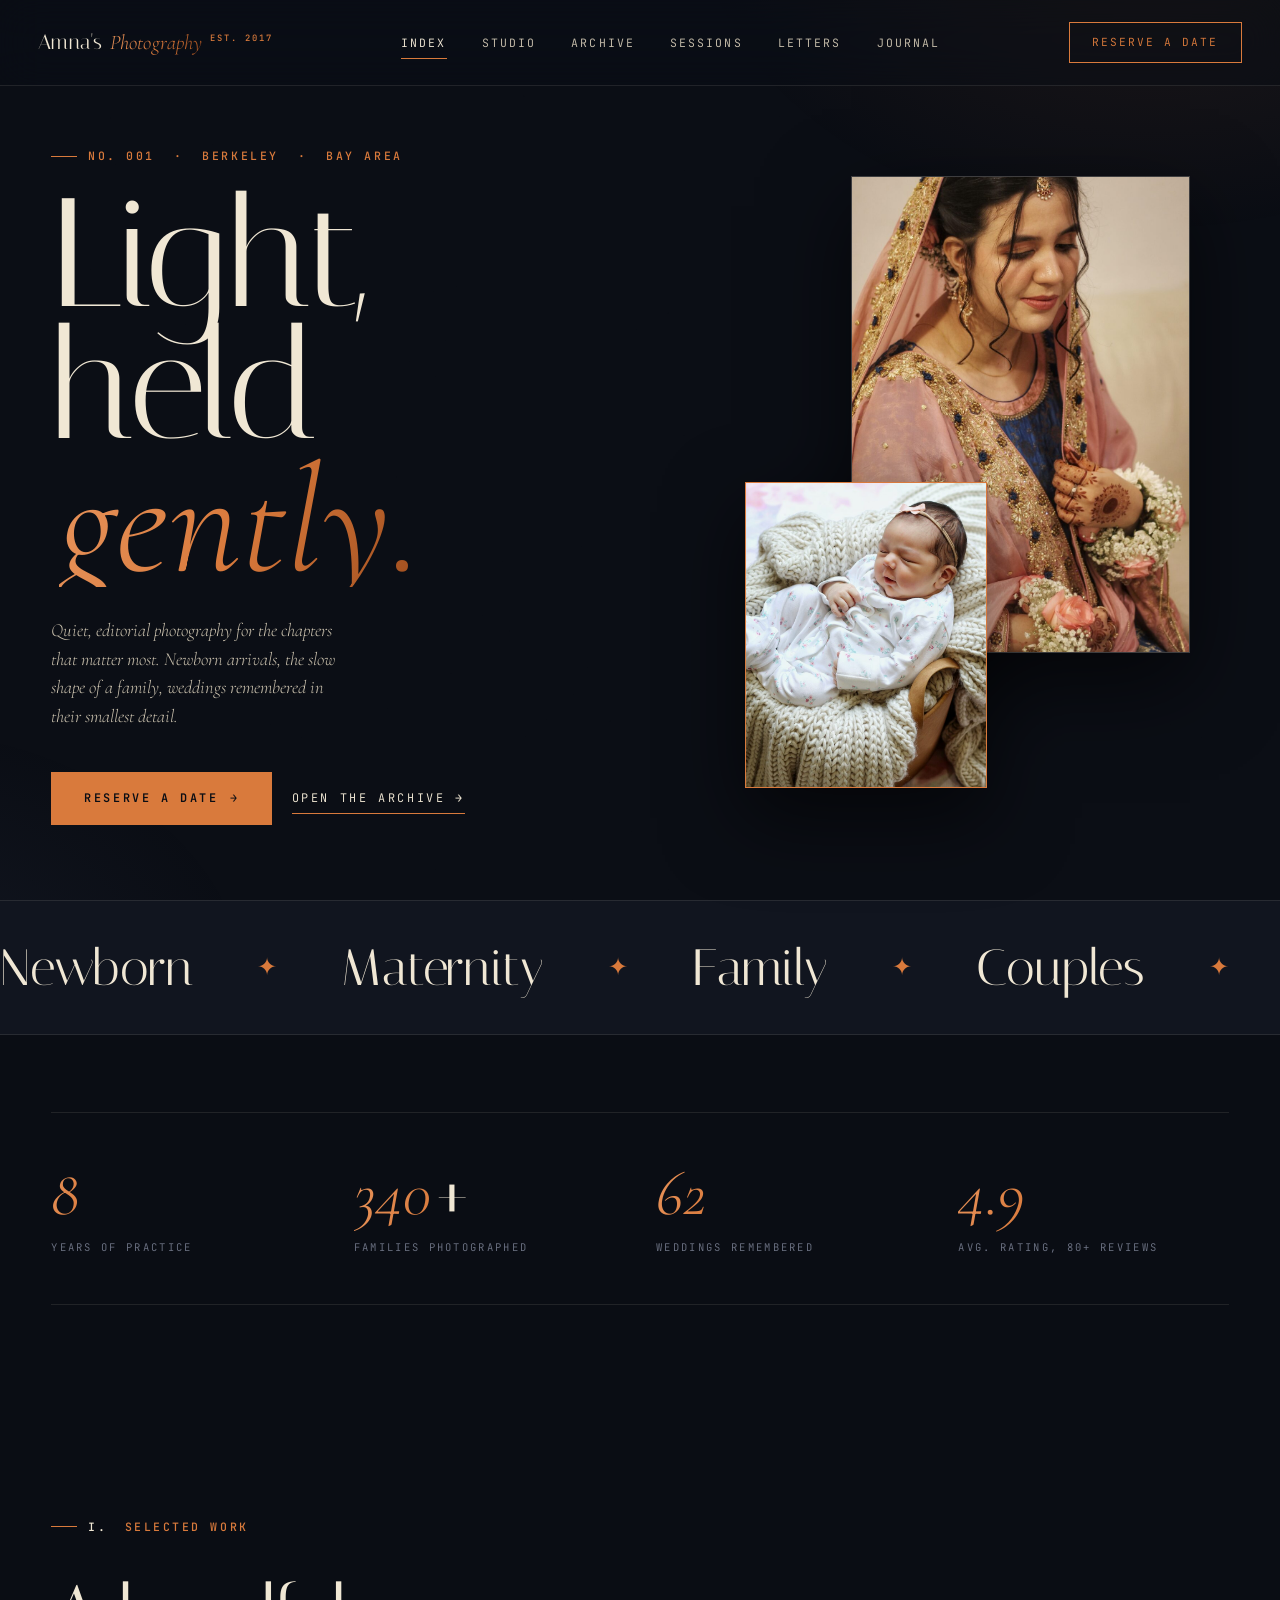
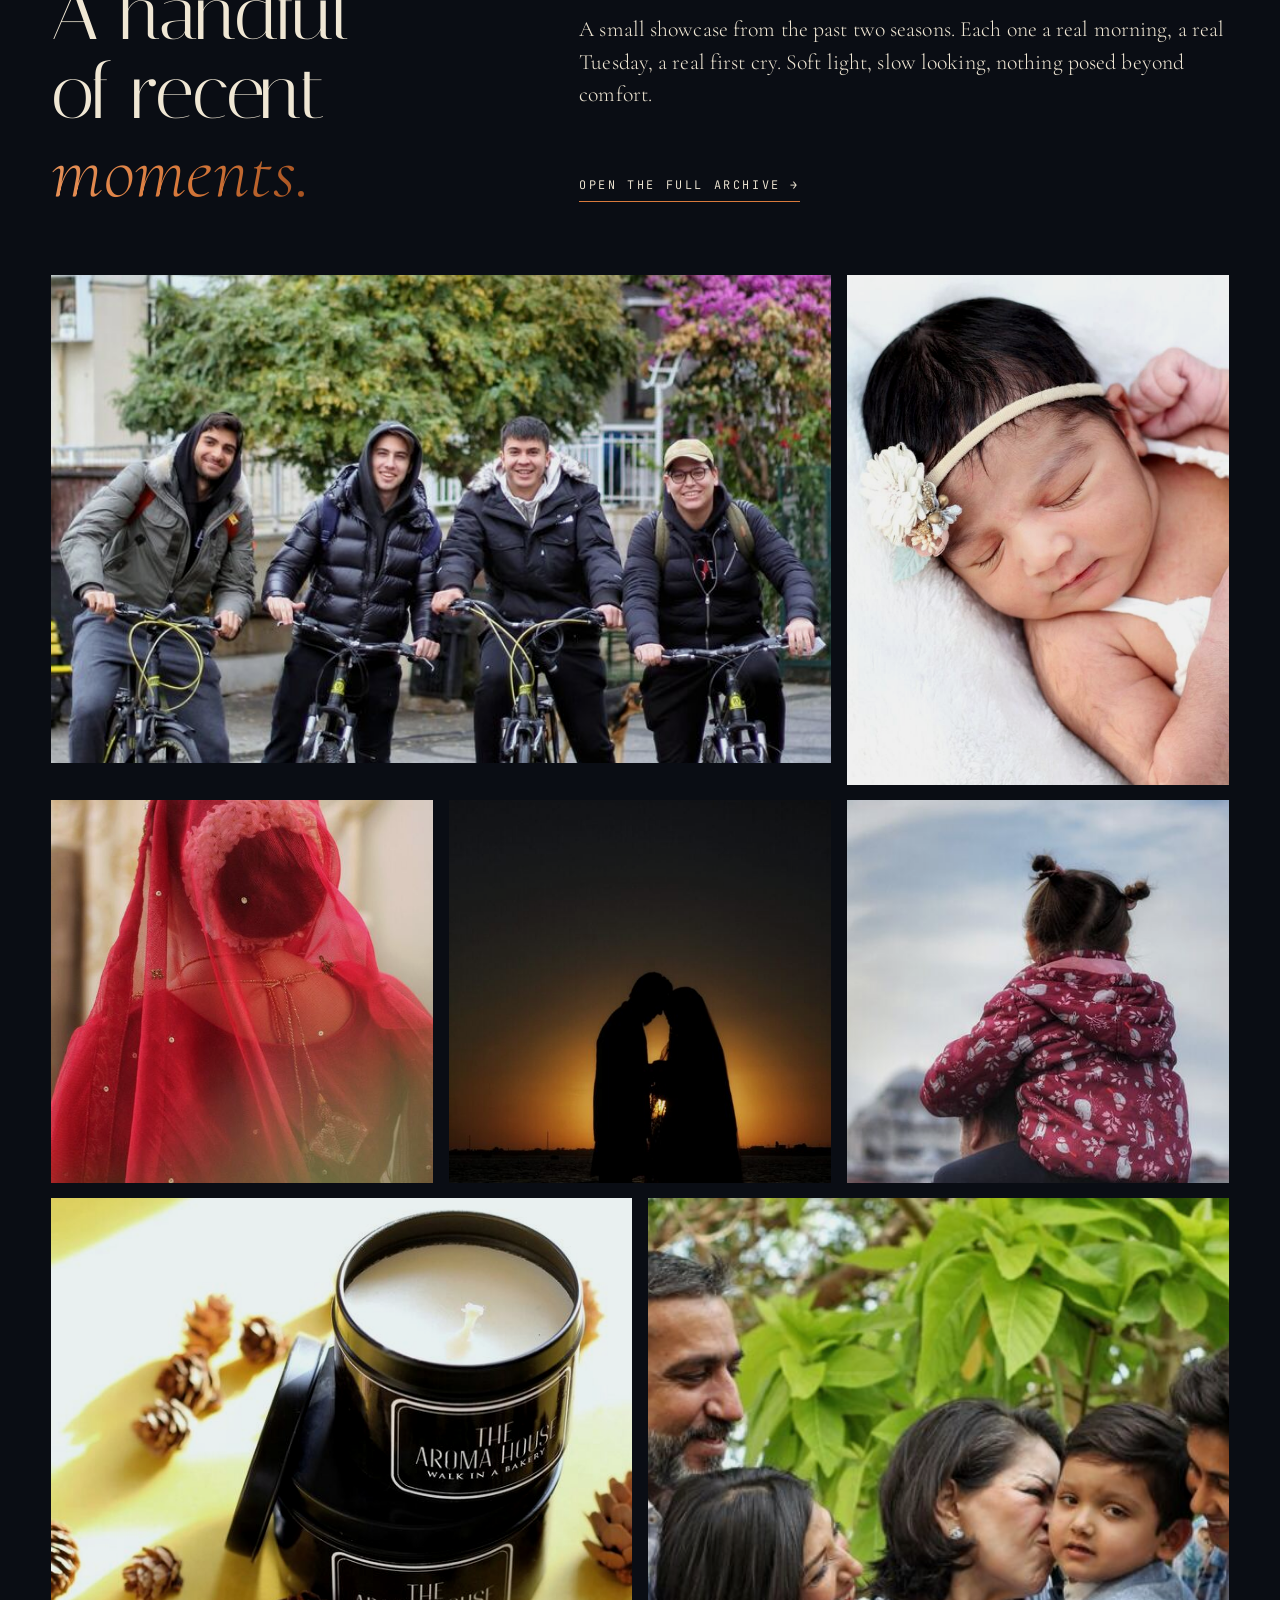
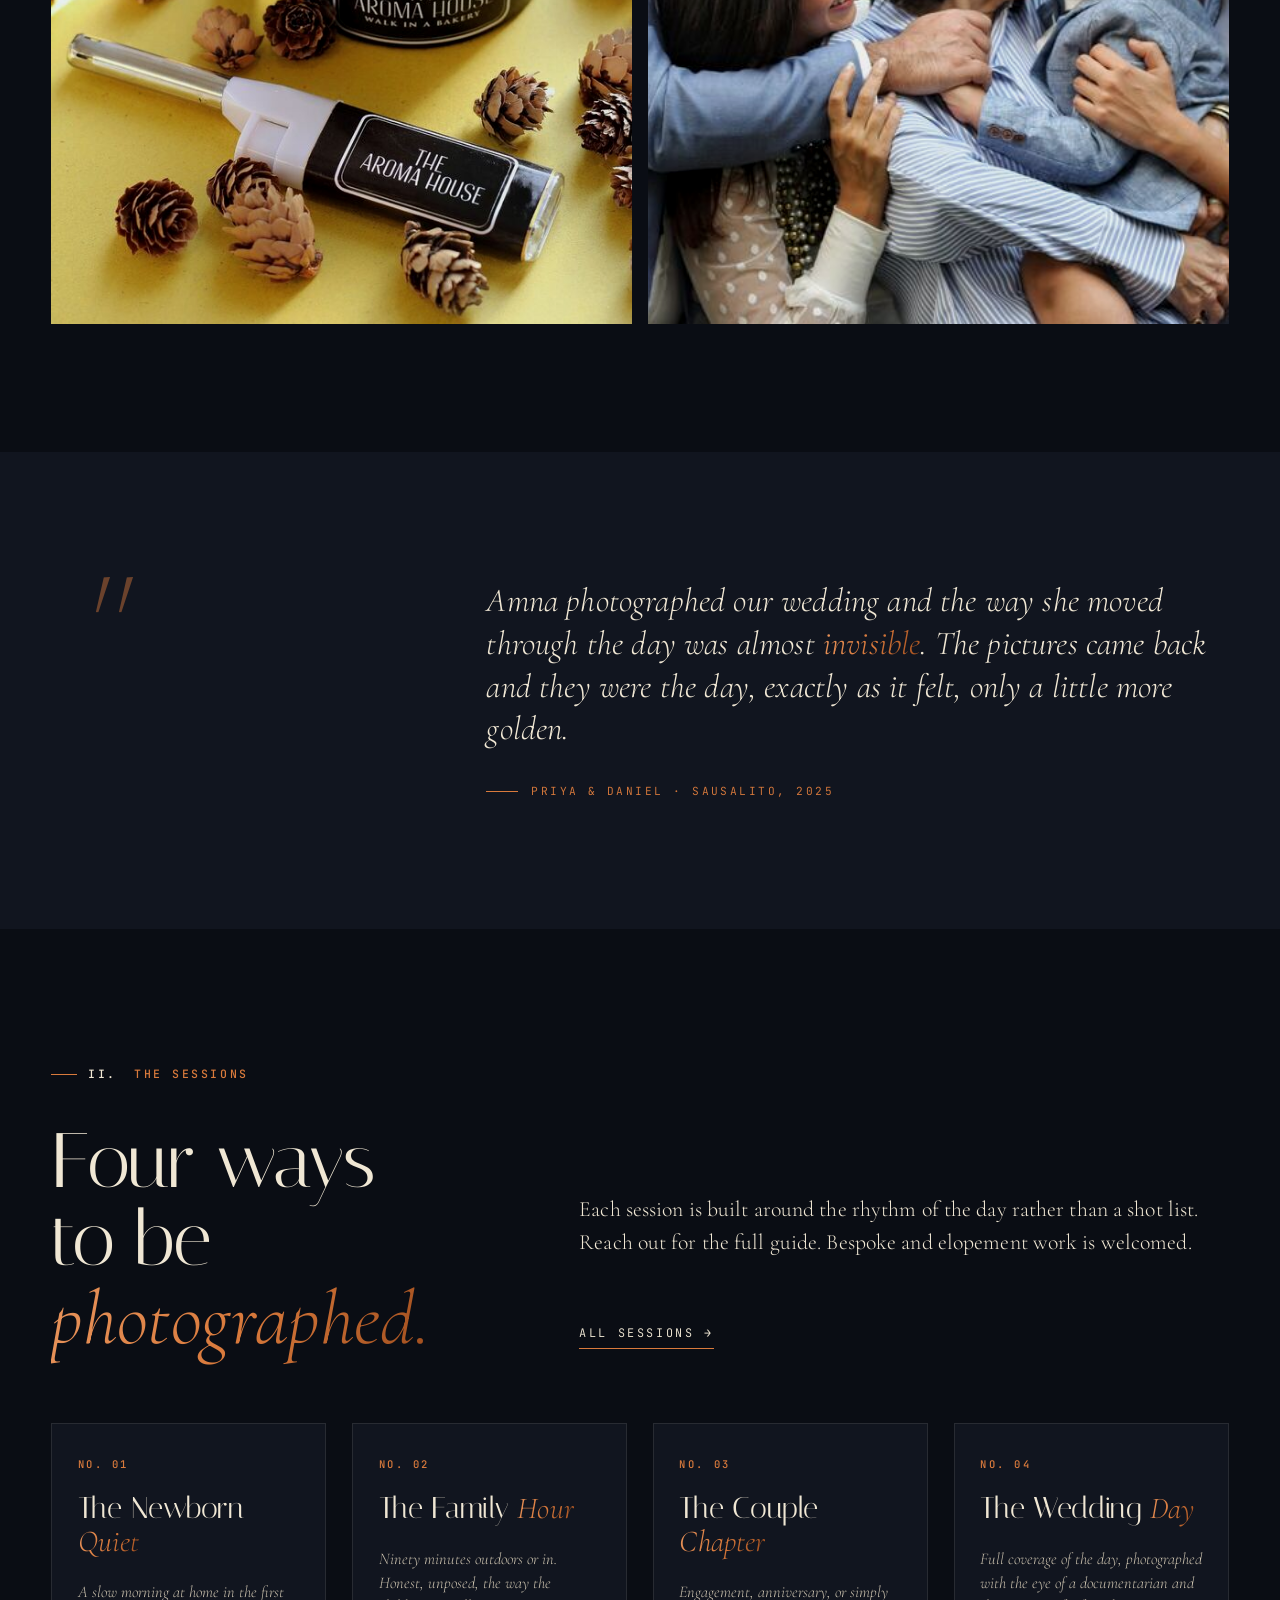
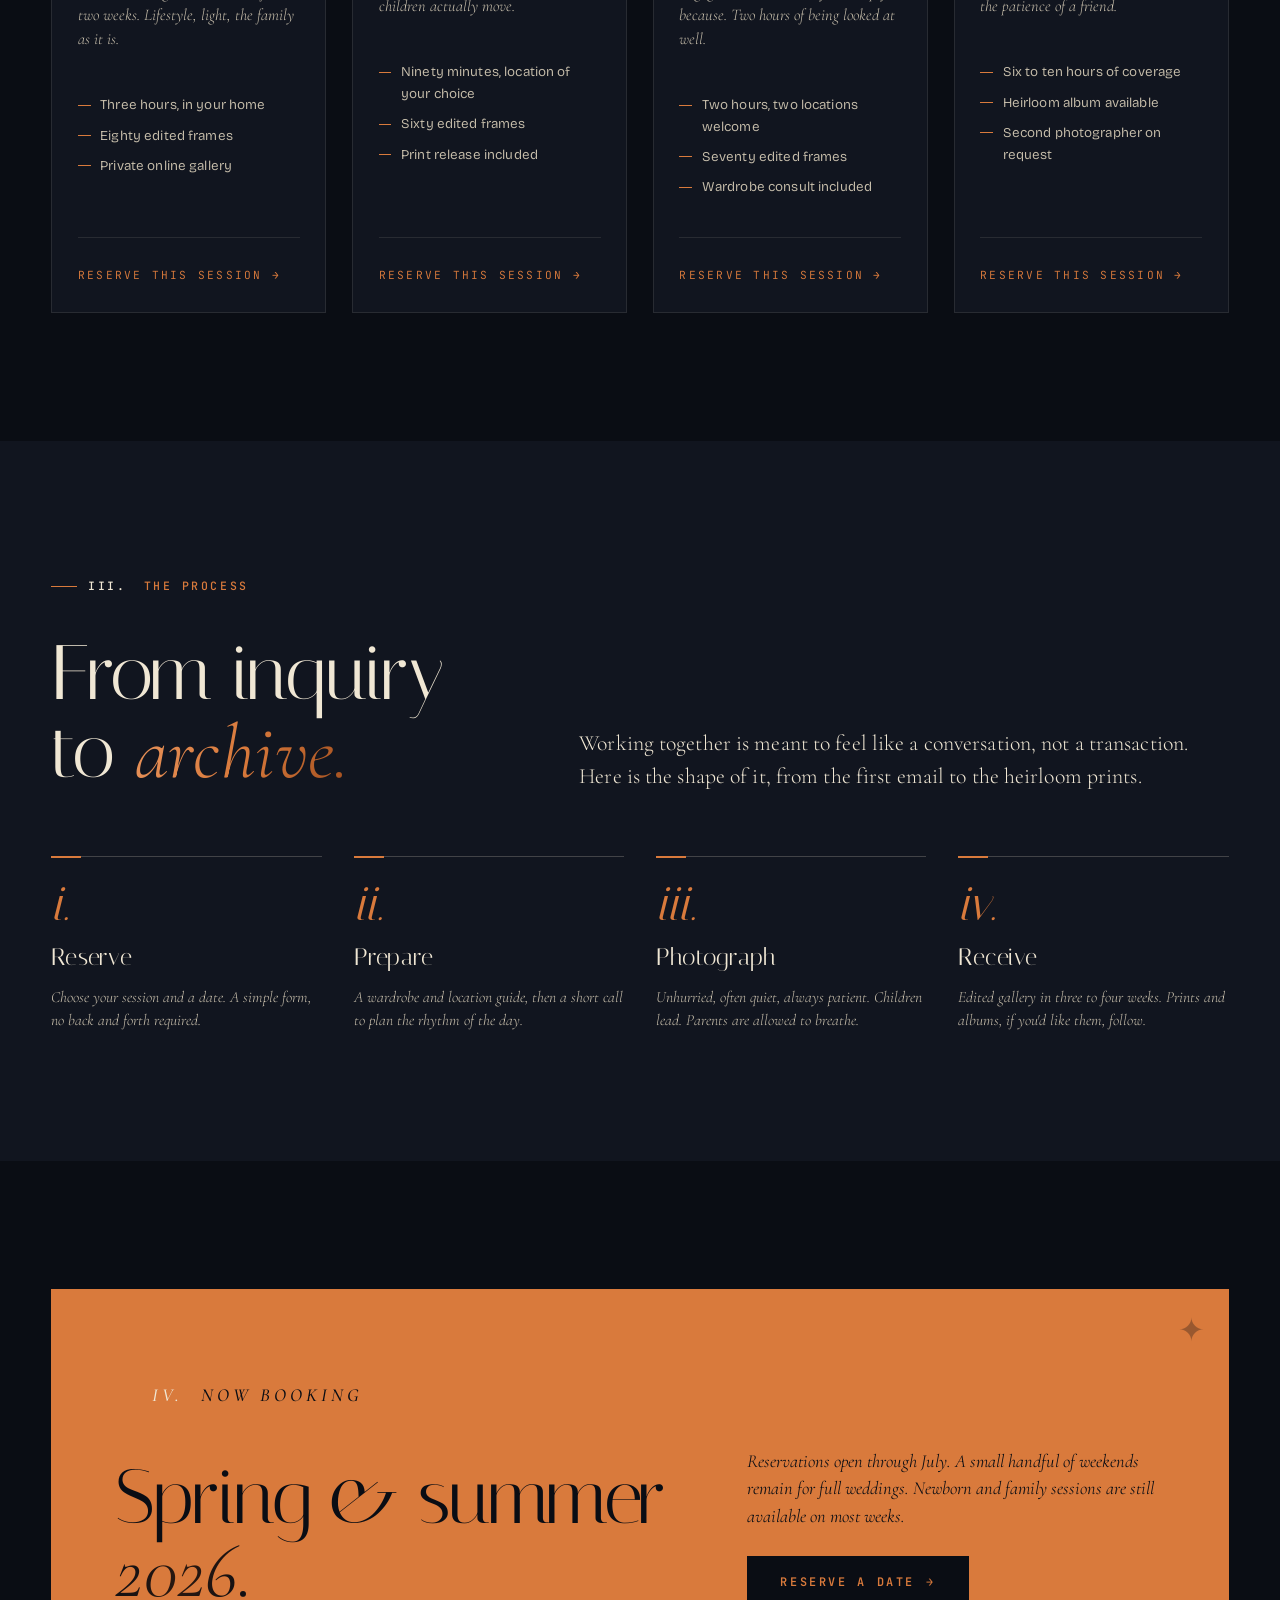
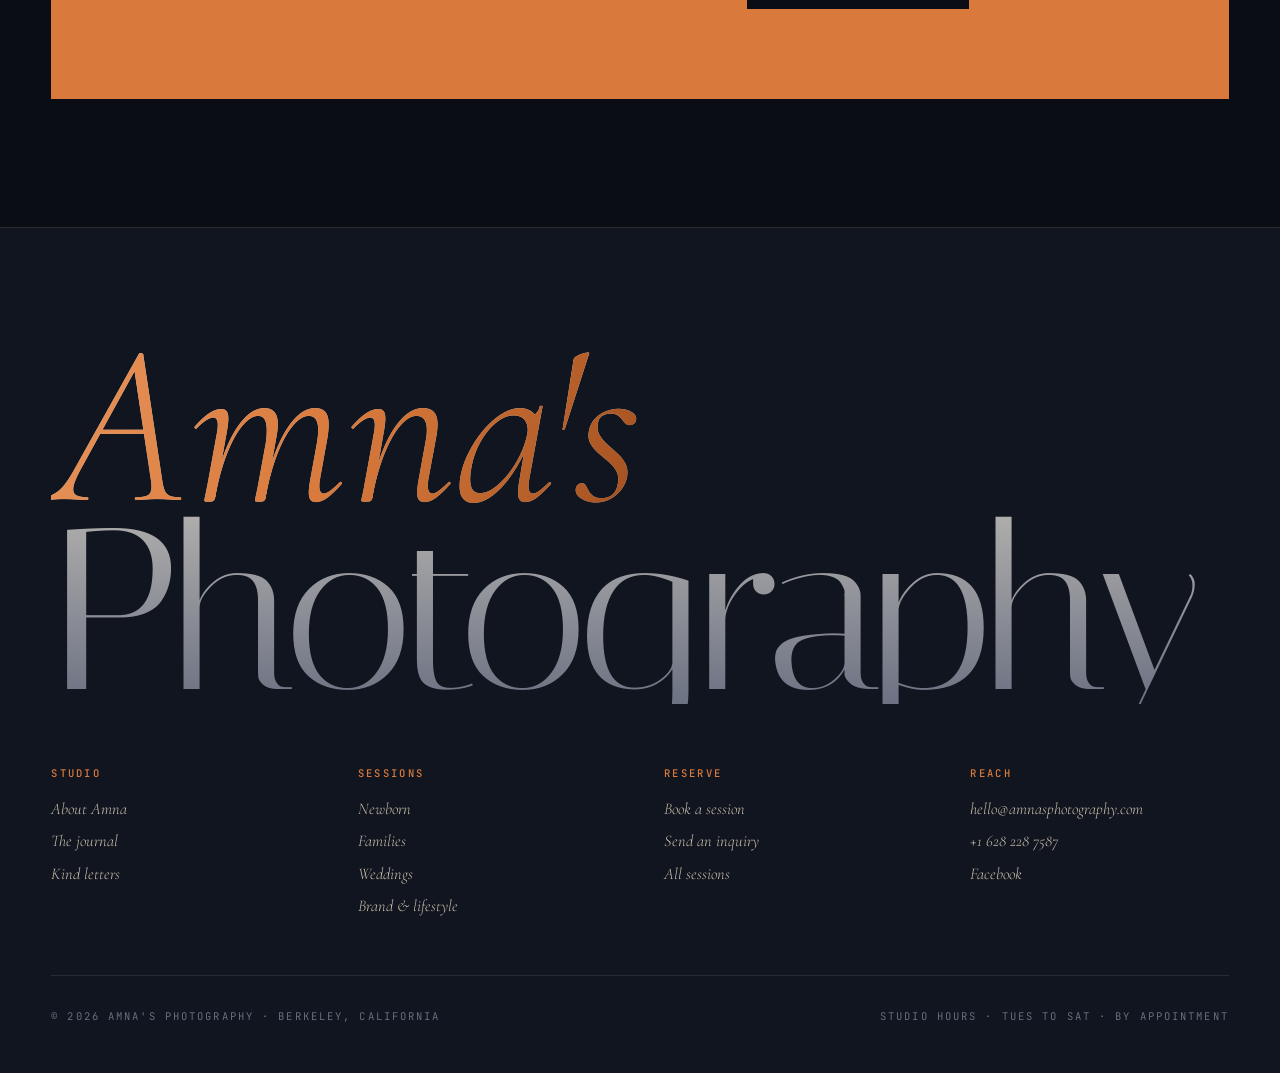
<file: index.html>
<!doctype html>
<html lang="en">
<head>
<meta charset="utf-8">
<meta name="viewport" content="width=device-width, initial-scale=1">
<title>Amna's Photography — Editorial Portraiture, Berkeley</title>
<meta name="description" content="Editorial portrait, family, newborn, and wedding photography by Amna. Berkeley and the San Francisco Bay Area.">
<link rel="preconnect" href="https://fonts.googleapis.com">
<link rel="preconnect" href="https://fonts.gstatic.com" crossorigin>
<link href="https://fonts.googleapis.com/css2?family=Italiana&family=Cormorant+Garamond:ital,wght@0,300;0,400;0,500;0,600;1,300;1,400;1,500;1,600&family=Bricolage+Grotesque:opsz,wght@12..96,200..800&family=JetBrains+Mono:wght@400;500;600&display=swap" rel="stylesheet">
<link rel="stylesheet" href="assets/css/style.css">
</head>
<body>

<!-- ========= NAV ========= -->
<nav class="nav" aria-label="Primary">
  <a class="nav__brand" href="index.html">Amna's <em class="italic">Photography</em><sup>EST. 2017</sup></a>
  <div class="nav__center">
    <a href="index.html" class="active">Index</a>
    <a href="about.html">Studio</a>
    <a href="portfolio.html">Archive</a>
    <a href="services.html">Sessions</a>
    <a href="testimonials.html">Letters</a>
    <a href="journal.html">Journal</a>
  </div>
  <a class="nav__cta" href="booking.html">Reserve a date</a>
  <button class="nav__toggle" aria-label="Open menu"><span></span><span></span></button>
</nav>
<div class="nav__drawer">
  <a href="index.html">Index</a>
  <a href="about.html">Studio</a>
  <a href="portfolio.html">Archive</a>
  <a href="services.html">Sessions</a>
  <a href="testimonials.html">Letters</a>
  <a href="journal.html">Journal</a>
  <a href="contact.html">Inquire</a>
  <a href="booking.html">Reserve a date</a>
</div>

<!-- ========= HERO ========= -->
<header class="hero">
  <div class="shell">
    <div class="hero__inner">
      <div class="hero__copy reveal">
        <span class="eyebrow">No. 001 &nbsp;·&nbsp; Berkeley &nbsp;·&nbsp; Bay Area</span>
        <h1 class="hero__title">Light,<br>held <span class="italic">gently.</span></h1>
        <p class="hero__lede">
          Quiet, editorial photography for the chapters that matter most. Newborn arrivals, the slow shape of a family, weddings remembered in their smallest detail.
        </p>
        <div class="hero__actions">
          <a class="btn" href="booking.html">Reserve a date</a>
          <a class="text-link" href="portfolio.html">Open the archive</a>
        </div>
      </div>
      <div class="hero__visual reveal" data-delay="2">
        <div class="hero__photo hero__photo--main">
          <img src="assets/images/full/bride_pink_dustyrose_with_flowers.jpg" alt="Editorial portrait, soft afternoon light.">
        </div>
        <div class="hero__photo hero__photo--accent">
          <img src="assets/images/full/newborn_in_cream_knit_basket.jpg" alt="Newborn in a cream knit basket.">
        </div>
      </div>
    </div>
  </div>
</header>

<!-- ========= MARQUEE ========= -->
<div class="marquee" aria-hidden="true">
  <div class="marquee__track">
    <span class="marquee__item">Newborn</span>
    <span class="marquee__item">Maternity</span>
    <span class="marquee__item">Family</span>
    <span class="marquee__item">Couples</span>
    <span class="marquee__item">Weddings</span>
    <span class="marquee__item">Editorial</span>
    <span class="marquee__item">Brand</span>
    <span class="marquee__item">Lifestyle</span>
    <span class="marquee__item">Newborn</span>
    <span class="marquee__item">Maternity</span>
    <span class="marquee__item">Family</span>
    <span class="marquee__item">Couples</span>
    <span class="marquee__item">Weddings</span>
    <span class="marquee__item">Editorial</span>
    <span class="marquee__item">Brand</span>
    <span class="marquee__item">Lifestyle</span>
  </div>
</div>

<!-- ========= STAT BAR ========= -->
<section class="section section--tight">
  <div class="shell">
    <div class="stat-bar reveal">
      <div class="stat">
        <div class="stat__num"><span class="italic">8</span></div>
        <div class="stat__label">Years of practice</div>
      </div>
      <div class="stat">
        <div class="stat__num"><span class="italic">340</span>+</div>
        <div class="stat__label">Families photographed</div>
      </div>
      <div class="stat">
        <div class="stat__num"><span class="italic">62</span></div>
        <div class="stat__label">Weddings remembered</div>
      </div>
      <div class="stat">
        <div class="stat__num"><span class="italic">4.9</span></div>
        <div class="stat__label">Avg. rating, 80+ reviews</div>
      </div>
    </div>
  </div>
</section>

<!-- ========= SELECTED WORK ========= -->
<section class="section">
  <div class="shell">
    <div class="section__head reveal">
      <div>
        <p class="chapter"><strong>I.</strong> Selected work</p>
        <h2 class="tight mt-2">A handful<br>of recent <span class="italic">moments.</span></h2>
      </div>
      <div>
        <p class="lead">A small showcase from the past two seasons. Each one a real morning, a real Tuesday, a real first cry. Soft light, slow looking, nothing posed beyond comfort.</p>
        <a class="text-link mt-2" href="portfolio.html">Open the full archive</a>
      </div>
    </div>

    <div class="gallery">
      <a class="frame frame--wide reveal" href="portfolio.html" aria-label="Family on bicycles">
        <img src="assets/images/thumb/family_on_bicycles.jpg" alt="A family riding bicycles, golden hour.">
        <span class="frame__caption">Plate 01 · Family afternoons</span>
      </a>
      <a class="frame frame--tall reveal" data-delay="1" href="newborn.html" aria-label="Newborn in cream basket">
        <img src="assets/images/thumb/newborn_cream_headband_sleeping.jpg" alt="Newborn sleeping in cream.">
        <span class="frame__caption">Plate 02 · Newborn series</span>
      </a>
      <a class="frame frame--square reveal" href="weddings.html" aria-label="Bride detail">
        <img src="assets/images/thumb/bride_red_veil_close.jpg" alt="Bride in red veil.">
        <span class="frame__caption">Plate 03 · Bridal portrait</span>
      </a>
      <a class="frame frame--square reveal" data-delay="1" href="portfolio.html" aria-label="Couple silhouette">
        <img src="assets/images/thumb/couple_silhouette_sunset_kiss.jpg" alt="Couple silhouette at sunset.">
        <span class="frame__caption">Plate 04 · Couples at last light</span>
      </a>
      <a class="frame frame--square reveal" data-delay="2" href="portfolio.html" aria-label="Father with child">
        <img src="assets/images/thumb/father_with_child_on_shoulders.jpg" alt="Father with child on shoulders.">
        <span class="frame__caption">Plate 05 · Fatherhood</span>
      </a>
      <a class="frame frame--half reveal" href="lifestyle.html" aria-label="Brand and product still life">
        <img src="assets/images/thumb/aroma_house_candle_product.jpg" alt="Candle still life.">
        <span class="frame__caption">Plate 06 · Brand stories</span>
      </a>
      <a class="frame frame--half reveal" data-delay="1" href="families.html" aria-label="Family group">
        <img src="assets/images/thumb/family_of_four_white_outfits.jpg" alt="Family of four in white outfits.">
        <span class="frame__caption">Plate 07 · Family of four</span>
      </a>
    </div>
  </div>
</section>

<!-- ========= MANIFESTO TESTIMONIAL ========= -->
<section class="section section--dark">
  <div class="shell">
    <div class="testimonial reveal">
      <div class="testimonial__mark">"</div>
      <div>
        <blockquote>
          Amna photographed our wedding and the way she moved through the day was almost <span class="italic">invisible</span>. The pictures came back and they were the day, exactly as it felt, only a little more golden.
        </blockquote>
        <div class="testimonial__attr">Priya &amp; Daniel · Sausalito, 2025</div>
      </div>
    </div>
  </div>
</section>

<!-- ========= SESSION OFFERINGS (NO PRICES) ========= -->
<section class="section">
  <div class="shell">
    <div class="section__head reveal">
      <div>
        <p class="chapter"><strong>II.</strong> The sessions</p>
        <h2 class="tight mt-2">Four ways<br>to be <span class="italic">photographed.</span></h2>
      </div>
      <div>
        <p class="lead">Each session is built around the rhythm of the day rather than a shot list. Reach out for the full guide. Bespoke and elopement work is welcomed.</p>
        <a class="text-link mt-2" href="services.html">All sessions</a>
      </div>
    </div>

    <div class="card-grid">
      <div class="card span-3 reveal">
        <div class="card__num">No. 01</div>
        <h3>The Newborn <span class="italic">Quiet</span></h3>
        <p>A slow morning at home in the first two weeks. Lifestyle, light, the family as it is.</p>
        <ul>
          <li>Three hours, in your home</li>
          <li>Eighty edited frames</li>
          <li>Private online gallery</li>
        </ul>
        <div class="card__action">
          <a href="booking.html" class="card__link">Reserve this session →</a>
        </div>
      </div>

      <div class="card span-3 reveal" data-delay="1">
        <div class="card__num">No. 02</div>
        <h3>The Family <span class="italic">Hour</span></h3>
        <p>Ninety minutes outdoors or in. Honest, unposed, the way the children actually move.</p>
        <ul>
          <li>Ninety minutes, location of your choice</li>
          <li>Sixty edited frames</li>
          <li>Print release included</li>
        </ul>
        <div class="card__action">
          <a href="booking.html" class="card__link">Reserve this session →</a>
        </div>
      </div>

      <div class="card span-3 reveal" data-delay="2">
        <div class="card__num">No. 03</div>
        <h3>The Couple <span class="italic">Chapter</span></h3>
        <p>Engagement, anniversary, or simply because. Two hours of being looked at well.</p>
        <ul>
          <li>Two hours, two locations welcome</li>
          <li>Seventy edited frames</li>
          <li>Wardrobe consult included</li>
        </ul>
        <div class="card__action">
          <a href="booking.html" class="card__link">Reserve this session →</a>
        </div>
      </div>

      <div class="card span-3 reveal" data-delay="3">
        <div class="card__num">No. 04</div>
        <h3>The Wedding <span class="italic">Day</span></h3>
        <p>Full coverage of the day, photographed with the eye of a documentarian and the patience of a friend.</p>
        <ul>
          <li>Six to ten hours of coverage</li>
          <li>Heirloom album available</li>
          <li>Second photographer on request</li>
        </ul>
        <div class="card__action">
          <a href="booking.html" class="card__link">Reserve this session →</a>
        </div>
      </div>
    </div>
  </div>
</section>

<!-- ========= PROCESS ========= -->
<section class="section section--dark">
  <div class="shell">
    <div class="section__head reveal">
      <div>
        <p class="chapter"><strong>III.</strong> The process</p>
        <h2 class="tight mt-2">From inquiry<br>to <span class="italic">archive.</span></h2>
      </div>
      <div>
        <p class="lead">Working together is meant to feel like a conversation, not a transaction. Here is the shape of it, from the first email to the heirloom prints.</p>
      </div>
    </div>

    <div class="process-grid">
      <div class="process-item reveal">
        <div class="process-num">i.</div>
        <h4>Reserve</h4>
        <p>Choose your session and a date. A simple form, no back and forth required.</p>
      </div>
      <div class="process-item reveal" data-delay="1">
        <div class="process-num">ii.</div>
        <h4>Prepare</h4>
        <p>A wardrobe and location guide, then a short call to plan the rhythm of the day.</p>
      </div>
      <div class="process-item reveal" data-delay="2">
        <div class="process-num">iii.</div>
        <h4>Photograph</h4>
        <p>Unhurried, often quiet, always patient. Children lead. Parents are allowed to breathe.</p>
      </div>
      <div class="process-item reveal" data-delay="3">
        <div class="process-num">iv.</div>
        <h4>Receive</h4>
        <p>Edited gallery in three to four weeks. Prints and albums, if you'd like them, follow.</p>
      </div>
    </div>
  </div>
</section>

<!-- ========= CTA BLOCK ========= -->
<section class="section">
  <div class="shell">
    <div class="cta-block reveal">
      <div>
        <p class="chapter"><strong>IV.</strong> Now booking</p>
        <h2 class="tight mt-2">Spring &amp; summer<br><span class="italic">2026.</span></h2>
      </div>
      <div>
        <p>Reservations open through July. A small handful of weekends remain for full weddings. Newborn and family sessions are still available on most weeks.</p>
        <a class="btn" href="booking.html">Reserve a date</a>
      </div>
    </div>
  </div>
</section>

<!-- ========= FOOTER ========= -->
<footer class="footer">
  <div class="shell">
    <div class="footer__mark"><em class="italic">Amna's</em> Photography</div>
    <div class="footer__grid">
      <div class="footer__col">
        <h5>Studio</h5>
        <a href="about.html">About Amna</a>
        <a href="journal.html">The journal</a>
        <a href="testimonials.html">Kind letters</a>
      </div>
      <div class="footer__col">
        <h5>Sessions</h5>
        <a href="newborn.html">Newborn</a>
        <a href="families.html">Families</a>
        <a href="weddings.html">Weddings</a>
        <a href="lifestyle.html">Brand &amp; lifestyle</a>
      </div>
      <div class="footer__col">
        <h5>Reserve</h5>
        <a href="booking.html">Book a session</a>
        <a href="contact.html">Send an inquiry</a>
        <a href="services.html">All sessions</a>
      </div>
      <div class="footer__col">
        <h5>Reach</h5>
        <p>hello@amnasphotography.com</p>
        <p>+1 628 228 7587</p>
        <a href="https://www.facebook.com/profile.php?id=100063648582807" target="_blank" rel="noopener">Facebook</a>
      </div>
    </div>
    <div class="footer__base">
      <span>© 2026 Amna's Photography · Berkeley, California</span>
      <span>Studio hours · Tues to Sat · By appointment</span>
    </div>
  </div>
</footer>

<script src="assets/js/main.js"></script>
</body>
</html>
</file>
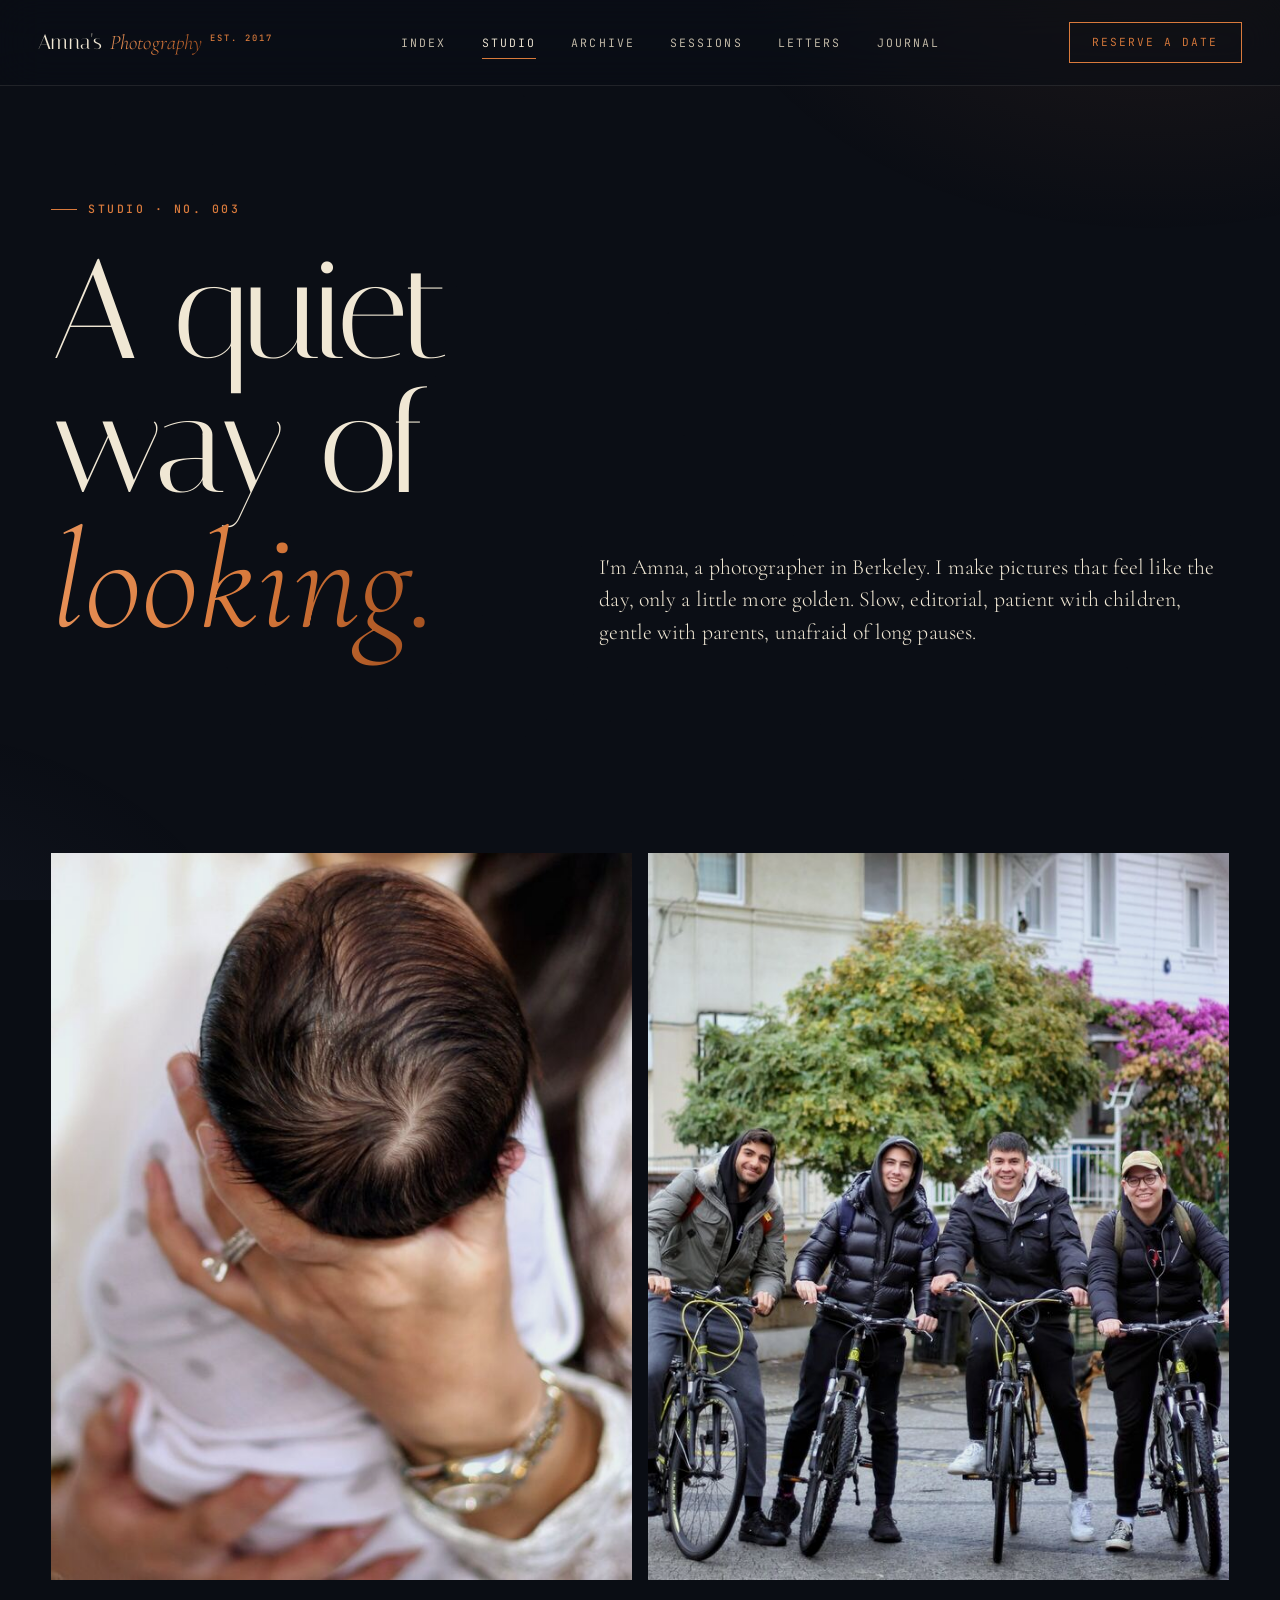
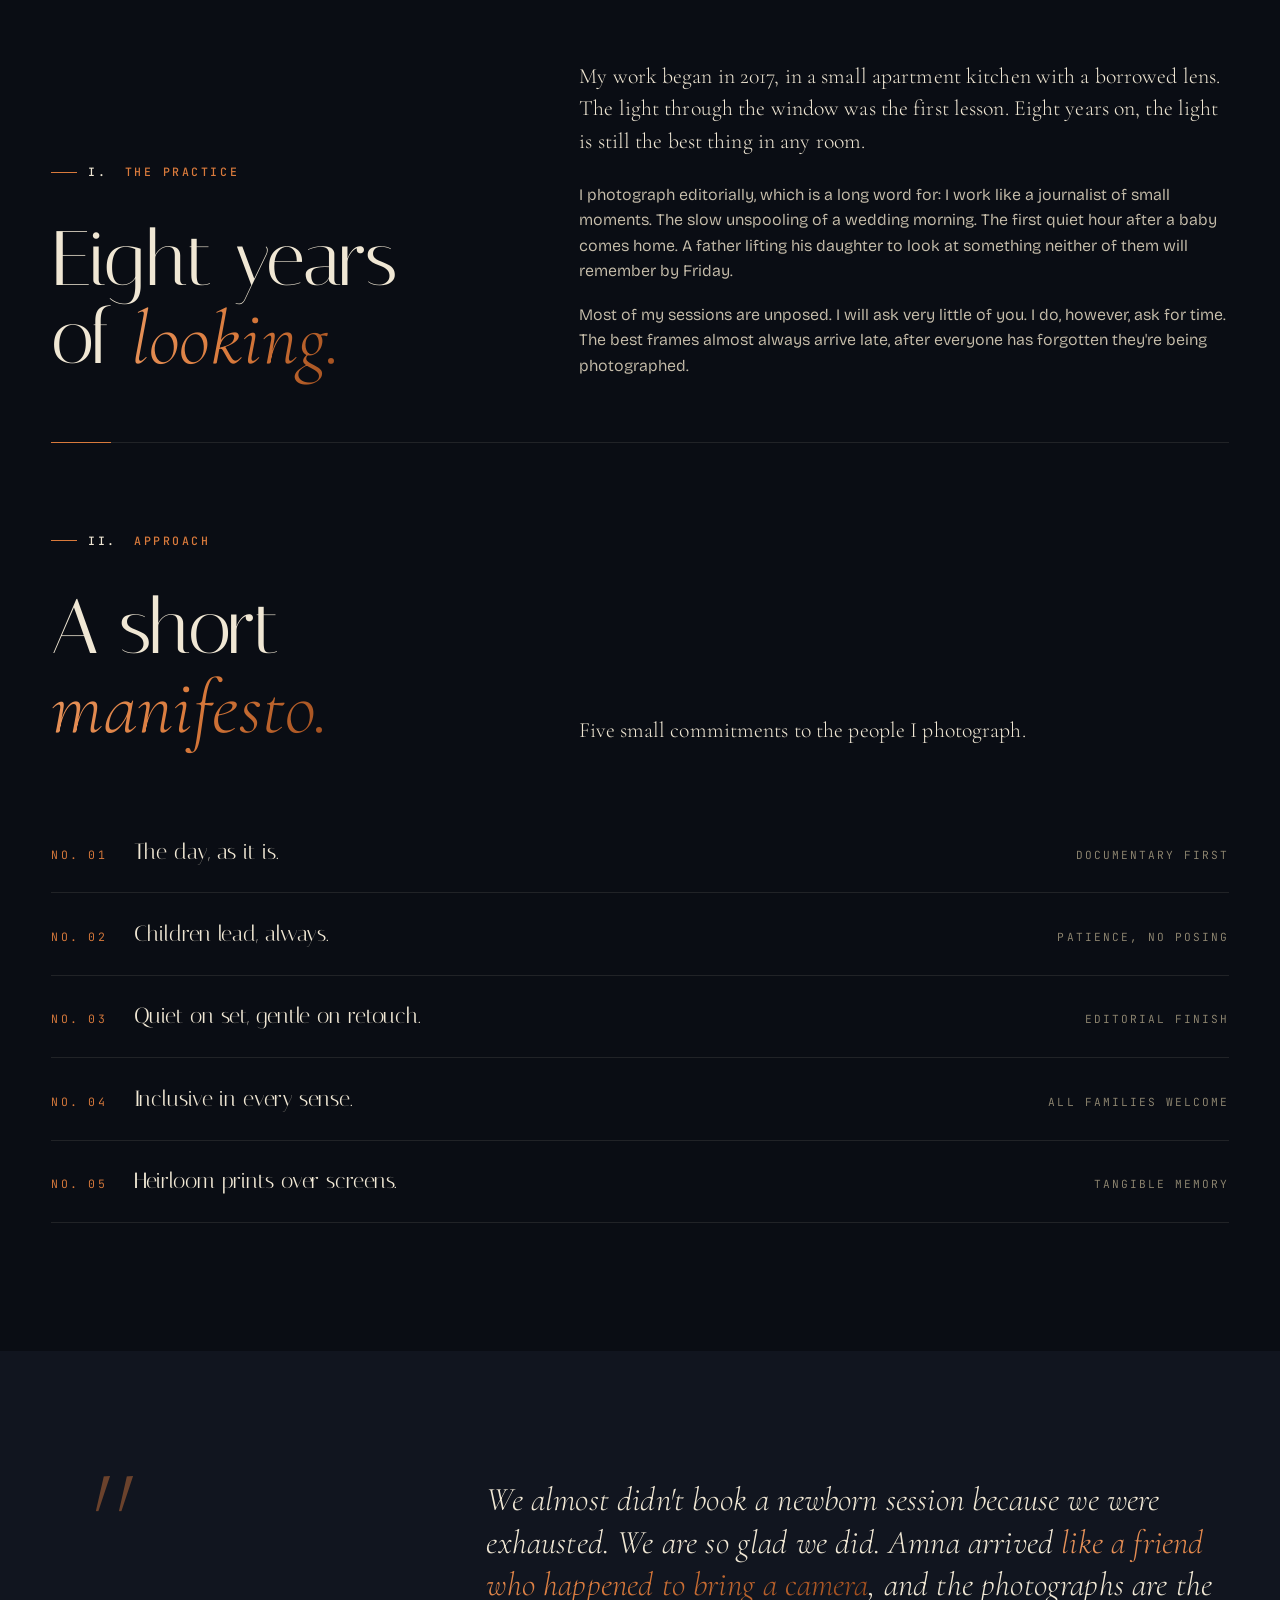
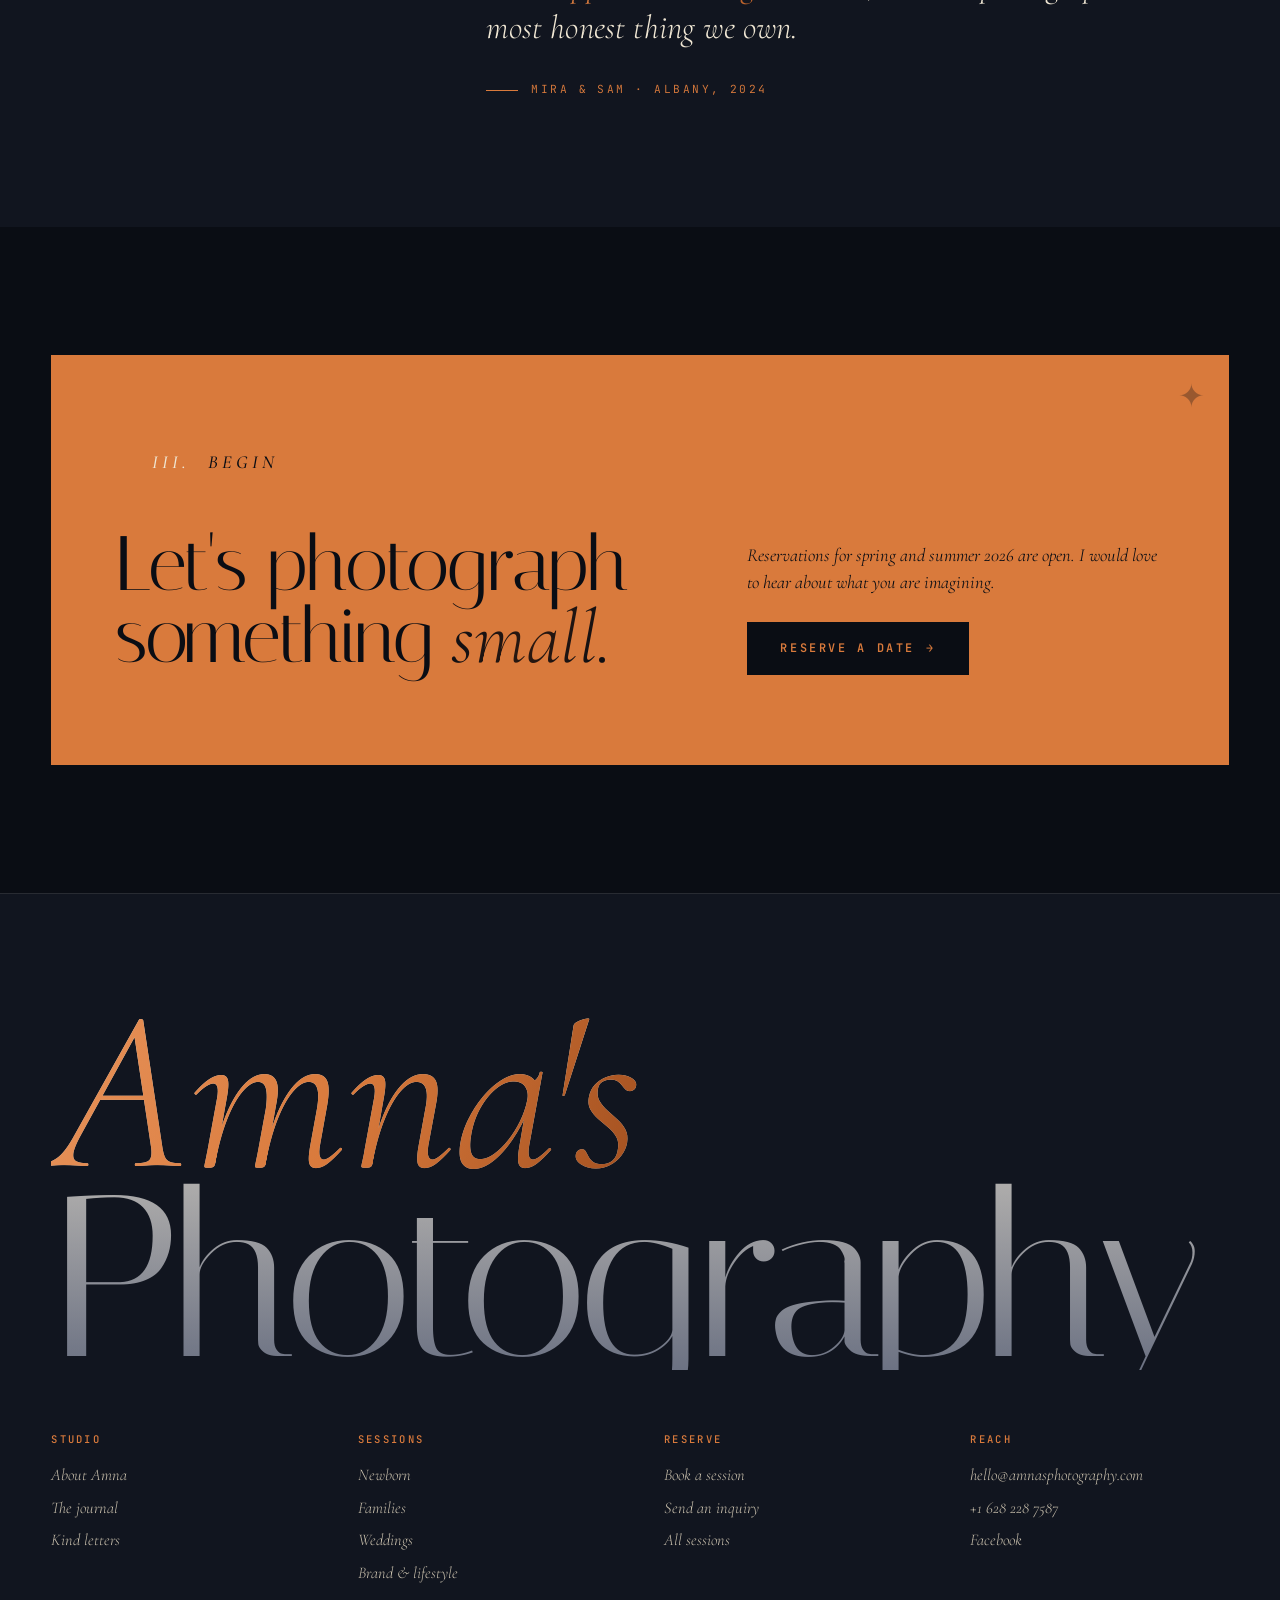
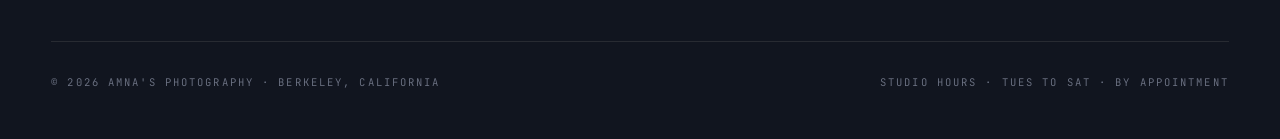
<file: about.html>
<!doctype html>
<html lang="en">
<head>
<meta charset="utf-8">
<meta name="viewport" content="width=device-width, initial-scale=1">
<title>About · Amna's Photography</title>
<meta name="description" content="About Amna, a Bay Area photographer who works quietly and patiently across newborn, family, couples, and wedding photography.">
<link rel="preconnect" href="https://fonts.googleapis.com">
<link rel="preconnect" href="https://fonts.gstatic.com" crossorigin>
<link href="https://fonts.googleapis.com/css2?family=Italiana&family=Cormorant+Garamond:ital,wght@0,300;0,400;0,500;0,600;1,300;1,400;1,500;1,600&family=Bricolage+Grotesque:opsz,wght@12..96,200..800&family=JetBrains+Mono:wght@400;500;600&display=swap" rel="stylesheet">
<link rel="stylesheet" href="assets/css/style.css">
</head>
<body>

<nav class="nav" aria-label="Primary">
  <a class="nav__brand" href="index.html">Amna's <em class="italic">Photography</em><sup>EST. 2017</sup></a>
  <div class="nav__center">
    <a href="index.html">Index</a>
    <a href="about.html" class="active">Studio</a>
    <a href="portfolio.html">Archive</a>
    <a href="services.html">Sessions</a>
    <a href="testimonials.html">Letters</a>
    <a href="journal.html">Journal</a>
  </div>
  <a class="nav__cta" href="booking.html">Reserve a date</a>
  <button class="nav__toggle" aria-label="Open menu"><span></span><span></span></button>
</nav>
<div class="nav__drawer">
  <a href="index.html">Index</a>
  <a href="about.html">Studio</a>
  <a href="portfolio.html">Archive</a>
  <a href="services.html">Sessions</a>
  <a href="testimonials.html">Letters</a>
  <a href="journal.html">Journal</a>
  <a href="contact.html">Inquire</a>
  <a href="booking.html">Reserve a date</a>
</div>

<header class="pagehead reveal">
  <div>
    <span class="eyebrow">Studio · No. 003</span>
    <h1 class="mt-2">A quiet<br>way of <span class="italic">looking.</span></h1>
  </div>
  <div class="pagehead__meta">
    <p class="lead">I'm Amna, a photographer in Berkeley. I make pictures that feel like the day, only a little more golden. Slow, editorial, patient with children, gentle with parents, unafraid of long pauses.</p>
  </div>
</header>

<section class="section">
  <div class="shell">
    <div class="gallery">
      <div class="frame frame--half reveal">
        <img src="assets/images/thumb/mother_holding_newborn_close.jpg" alt="Mother holding newborn">
      </div>
      <div class="frame frame--half reveal" data-delay="1">
        <img src="assets/images/thumb/family_on_bicycles.jpg" alt="Family on bicycles">
      </div>
    </div>

    <div class="section__head reveal" style="margin-top: 5rem;">
      <div>
        <p class="chapter"><strong>I.</strong> The practice</p>
        <h2 class="tight mt-2">Eight years<br>of <span class="italic">looking.</span></h2>
      </div>
      <div>
        <p class="lead">My work began in 2017, in a small apartment kitchen with a borrowed lens. The light through the window was the first lesson. Eight years on, the light is still the best thing in any room.</p>
        <p style="margin-top: 1.4rem;">I photograph editorially, which is a long word for: I work like a journalist of small moments. The slow unspooling of a wedding morning. The first quiet hour after a baby comes home. A father lifting his daughter to look at something neither of them will remember by Friday.</p>
        <p>Most of my sessions are unposed. I will ask very little of you. I do, however, ask for time. The best frames almost always arrive late, after everyone has forgotten they're being photographed.</p>
      </div>
    </div>

    <div class="rule reveal" style="margin-top: 4rem;"></div>

    <div class="section__head reveal" style="margin-top: 5rem;">
      <div>
        <p class="chapter"><strong>II.</strong> Approach</p>
        <h2 class="tight mt-2">A short<br><span class="italic">manifesto.</span></h2>
      </div>
      <div>
        <p class="lead">Five small commitments to the people I photograph.</p>
      </div>
    </div>

    <div class="reveal">
      <div class="feature-row">
        <span class="num">No. 01</span>
        <h4>The day, as it is.</h4>
        <p>Documentary first</p>
      </div>
      <div class="feature-row">
        <span class="num">No. 02</span>
        <h4>Children lead, always.</h4>
        <p>Patience, no posing</p>
      </div>
      <div class="feature-row">
        <span class="num">No. 03</span>
        <h4>Quiet on set, gentle on retouch.</h4>
        <p>Editorial finish</p>
      </div>
      <div class="feature-row">
        <span class="num">No. 04</span>
        <h4>Inclusive in every sense.</h4>
        <p>All families welcome</p>
      </div>
      <div class="feature-row">
        <span class="num">No. 05</span>
        <h4>Heirloom prints over screens.</h4>
        <p>Tangible memory</p>
      </div>
    </div>
  </div>
</section>

<section class="section section--dark">
  <div class="shell">
    <div class="testimonial reveal">
      <div class="testimonial__mark">"</div>
      <div>
        <blockquote>
          We almost didn't book a newborn session because we were exhausted. We are so glad we did. Amna arrived <span class="italic">like a friend who happened to bring a camera</span>, and the photographs are the most honest thing we own.
        </blockquote>
        <div class="testimonial__attr">Mira &amp; Sam · Albany, 2024</div>
      </div>
    </div>
  </div>
</section>

<section class="section">
  <div class="shell">
    <div class="cta-block reveal">
      <div>
        <p class="chapter"><strong>III.</strong> Begin</p>
        <h2 class="tight mt-2">Let's photograph<br>something <span class="italic">small.</span></h2>
      </div>
      <div>
        <p>Reservations for spring and summer 2026 are open. I would love to hear about what you are imagining.</p>
        <a class="btn" href="booking.html">Reserve a date</a>
      </div>
    </div>
  </div>
</section>

<footer class="footer">
  <div class="shell">
    <div class="footer__mark"><em class="italic">Amna's</em> Photography</div>
    <div class="footer__grid">
      <div class="footer__col">
        <h5>Studio</h5>
        <a href="about.html">About Amna</a>
        <a href="journal.html">The journal</a>
        <a href="testimonials.html">Kind letters</a>
      </div>
      <div class="footer__col">
        <h5>Sessions</h5>
        <a href="newborn.html">Newborn</a>
        <a href="families.html">Families</a>
        <a href="weddings.html">Weddings</a>
        <a href="lifestyle.html">Brand &amp; lifestyle</a>
      </div>
      <div class="footer__col">
        <h5>Reserve</h5>
        <a href="booking.html">Book a session</a>
        <a href="contact.html">Send an inquiry</a>
        <a href="services.html">All sessions</a>
      </div>
      <div class="footer__col">
        <h5>Reach</h5>
        <p>hello@amnasphotography.com</p>
        <p>+1 628 228 7587</p>
        <a href="https://www.facebook.com/profile.php?id=100063648582807" target="_blank" rel="noopener">Facebook</a>
      </div>
    </div>
    <div class="footer__base">
      <span>© 2026 Amna's Photography · Berkeley, California</span>
      <span>Studio hours · Tues to Sat · By appointment</span>
    </div>
  </div>
</footer>

<script src="assets/js/main.js"></script>
</body>
</html>
</file>
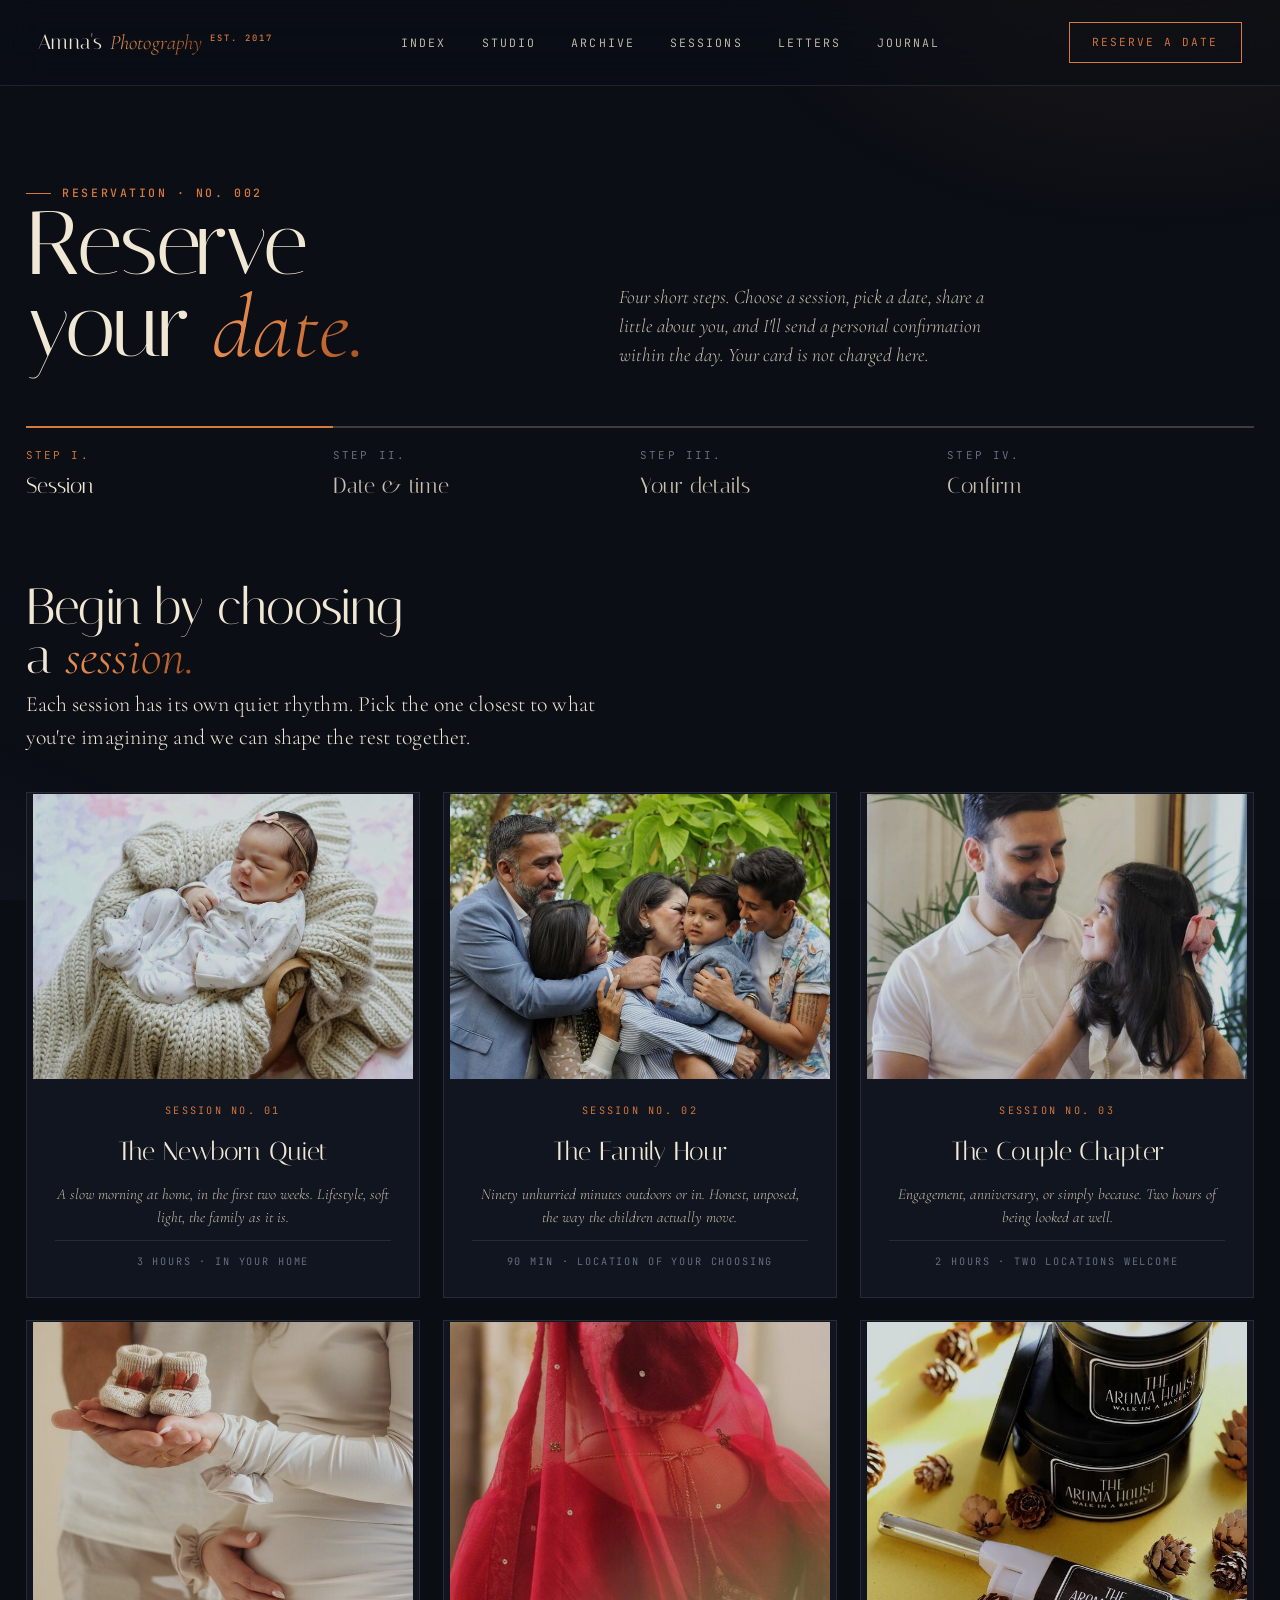
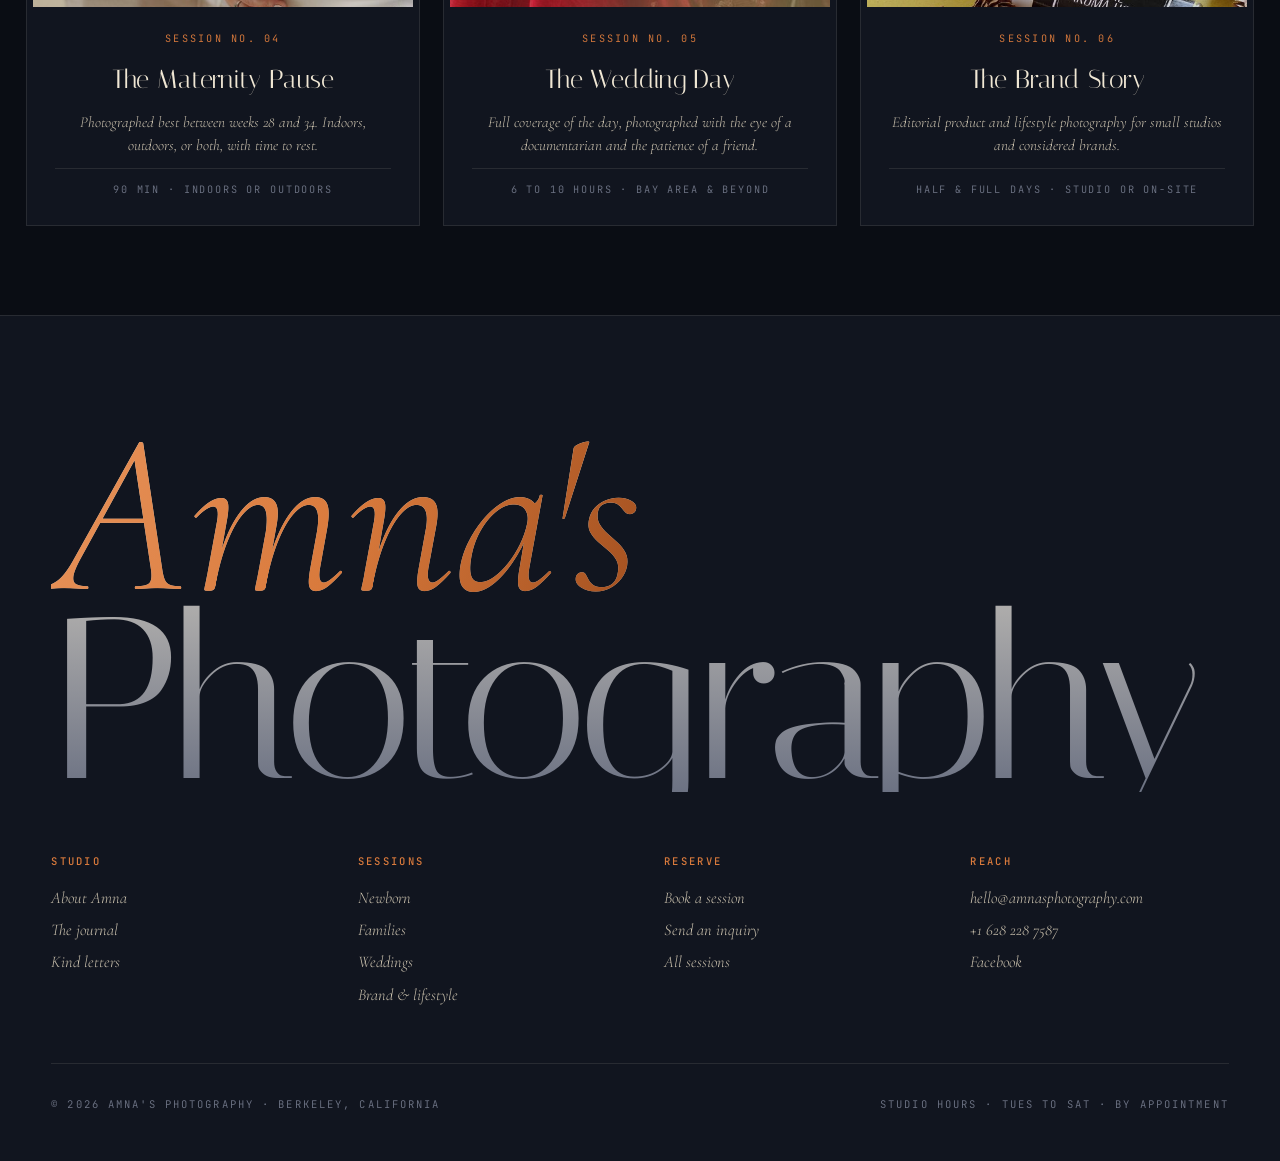
<file: booking.html>
<!doctype html>
<html lang="en">
<head>
<meta charset="utf-8">
<meta name="viewport" content="width=device-width, initial-scale=1">
<title>Reserve a date · Amna's Photography</title>
<meta name="description" content="Book a photography session with Amna. Choose a session, pick a date, and reserve your place.">
<link rel="preconnect" href="https://fonts.googleapis.com">
<link rel="preconnect" href="https://fonts.gstatic.com" crossorigin>
<link href="https://fonts.googleapis.com/css2?family=Italiana&family=Cormorant+Garamond:ital,wght@0,300;0,400;0,500;0,600;1,300;1,400;1,500;1,600&family=Bricolage+Grotesque:opsz,wght@12..96,200..800&family=JetBrains+Mono:wght@400;500;600&display=swap" rel="stylesheet">
<link rel="stylesheet" href="assets/css/style.css">
</head>
<body>

<!-- ========= NAV ========= -->
<nav class="nav" aria-label="Primary">
  <a class="nav__brand" href="index.html">Amna's <em class="italic">Photography</em><sup>EST. 2017</sup></a>
  <div class="nav__center">
    <a href="index.html">Index</a>
    <a href="about.html">Studio</a>
    <a href="portfolio.html">Archive</a>
    <a href="services.html">Sessions</a>
    <a href="testimonials.html">Letters</a>
    <a href="journal.html">Journal</a>
  </div>
  <a class="nav__cta active" href="booking.html">Reserve a date</a>
  <button class="nav__toggle" aria-label="Open menu"><span></span><span></span></button>
</nav>
<div class="nav__drawer">
  <a href="index.html">Index</a>
  <a href="about.html">Studio</a>
  <a href="portfolio.html">Archive</a>
  <a href="services.html">Sessions</a>
  <a href="testimonials.html">Letters</a>
  <a href="journal.html">Journal</a>
  <a href="contact.html">Inquire</a>
  <a href="booking.html">Reserve a date</a>
</div>

<!-- ========= BOOKING ========= -->
<main class="book-shell" data-booking>

  <div class="book-head reveal">
    <div>
      <span class="eyebrow">Reservation · No. 002</span>
      <h1>Reserve<br>your <span class="italic">date.</span></h1>
    </div>
    <p class="book-head__copy">
      Four short steps. Choose a session, pick a date, share a little about you, and I'll send a personal confirmation within the day. Your card is not charged here.
    </p>
  </div>

  <!-- progress bar -->
  <div class="book-progress reveal">
    <div class="book-progress__step is-active">
      <div class="book-progress__num">Step i.</div>
      <div class="book-progress__label">Session</div>
    </div>
    <div class="book-progress__step">
      <div class="book-progress__num">Step ii.</div>
      <div class="book-progress__label">Date &amp; time</div>
    </div>
    <div class="book-progress__step">
      <div class="book-progress__num">Step iii.</div>
      <div class="book-progress__label">Your details</div>
    </div>
    <div class="book-progress__step">
      <div class="book-progress__num">Step iv.</div>
      <div class="book-progress__label">Confirm</div>
    </div>
  </div>

  <!-- =========== STEP 1: SESSION =========== -->
  <section class="book-panel is-active">
    <h2 style="font-size: clamp(2rem, 4vw, 3.4rem); margin-bottom: 0.4rem;">Begin by choosing<br>a <span class="italic">session.</span></h2>
    <p class="lead" style="margin-bottom: 2.4rem; max-width: 60ch;">Each session has its own quiet rhythm. Pick the one closest to what you're imagining and we can shape the rest together.</p>

    <div class="session-grid">
      <button type="button" class="session-card" data-session="newborn">
        <div class="session-card__img"><img src="assets/images/thumb/newborn_in_cream_knit_basket.jpg" alt="Newborn session"></div>
        <div class="session-card__body">
          <div class="session-card__num">Session No. 01</div>
          <div class="session-card__title">The Newborn Quiet</div>
          <div class="session-card__desc">A slow morning at home, in the first two weeks. Lifestyle, soft light, the family as it is.</div>
          <div class="session-card__meta">3 hours · In your home</div>
        </div>
      </button>

      <button type="button" class="session-card" data-session="family">
        <div class="session-card__img"><img src="assets/images/thumb/family_of_four_white_outfits.jpg" alt="Family session"></div>
        <div class="session-card__body">
          <div class="session-card__num">Session No. 02</div>
          <div class="session-card__title">The Family Hour</div>
          <div class="session-card__desc">Ninety unhurried minutes outdoors or in. Honest, unposed, the way the children actually move.</div>
          <div class="session-card__meta">90 min · Location of your choosing</div>
        </div>
      </button>

      <button type="button" class="session-card" data-session="couple">
        <div class="session-card__img"><img src="assets/images/thumb/couple_white_outfit_intimate.jpg" alt="Couples session"></div>
        <div class="session-card__body">
          <div class="session-card__num">Session No. 03</div>
          <div class="session-card__title">The Couple Chapter</div>
          <div class="session-card__desc">Engagement, anniversary, or simply because. Two hours of being looked at well.</div>
          <div class="session-card__meta">2 hours · Two locations welcome</div>
        </div>
      </button>

      <button type="button" class="session-card" data-session="maternity">
        <div class="session-card__img"><img src="assets/images/thumb/pregnancy_announcement_baby_shoes.jpg" alt="Maternity session"></div>
        <div class="session-card__body">
          <div class="session-card__num">Session No. 04</div>
          <div class="session-card__title">The Maternity Pause</div>
          <div class="session-card__desc">Photographed best between weeks 28 and 34. Indoors, outdoors, or both, with time to rest.</div>
          <div class="session-card__meta">90 min · Indoors or outdoors</div>
        </div>
      </button>

      <button type="button" class="session-card" data-session="wedding">
        <div class="session-card__img"><img src="assets/images/thumb/bride_red_veil_close.jpg" alt="Wedding session"></div>
        <div class="session-card__body">
          <div class="session-card__num">Session No. 05</div>
          <div class="session-card__title">The Wedding Day</div>
          <div class="session-card__desc">Full coverage of the day, photographed with the eye of a documentarian and the patience of a friend.</div>
          <div class="session-card__meta">6 to 10 hours · Bay Area &amp; beyond</div>
        </div>
      </button>

      <button type="button" class="session-card" data-session="brand">
        <div class="session-card__img"><img src="assets/images/thumb/aroma_house_candle_product.jpg" alt="Brand session"></div>
        <div class="session-card__body">
          <div class="session-card__num">Session No. 06</div>
          <div class="session-card__title">The Brand Story</div>
          <div class="session-card__desc">Editorial product and lifestyle photography for small studios and considered brands.</div>
          <div class="session-card__meta">Half &amp; full days · Studio or on-site</div>
        </div>
      </button>
    </div>
  </section>

  <!-- =========== STEP 2: DATE & TIME =========== -->
  <section class="book-panel">
    <h2 style="font-size: clamp(2rem, 4vw, 3.4rem); margin-bottom: 0.4rem;">Choose a date<br>and a <span class="italic">time.</span></h2>
    <p class="lead" style="margin-bottom: 2.4rem; max-width: 60ch;">Booked dates are softly crossed out. Sundays are a rest day at the studio. The most desirable hours are the ones nearest sunset.</p>

    <div class="book-datepick">
      <div class="calendar">
        <div class="calendar__head">
          <div class="calendar__title" data-calendar-title>Month Year</div>
          <div class="calendar__nav">
            <button type="button" data-cal-prev aria-label="Previous month">‹</button>
            <button type="button" data-cal-next aria-label="Next month">›</button>
          </div>
        </div>
        <div class="calendar__weekdays">
          <div class="calendar__weekday">Sun</div>
          <div class="calendar__weekday">Mon</div>
          <div class="calendar__weekday">Tue</div>
          <div class="calendar__weekday">Wed</div>
          <div class="calendar__weekday">Thu</div>
          <div class="calendar__weekday">Fri</div>
          <div class="calendar__weekday">Sat</div>
        </div>
        <div class="calendar__grid" data-calendar-grid></div>
        <div class="calendar__legend">
          <span>Available</span>
          <span class="legend--booked">Booked</span>
          <span class="legend--today">Today</span>
        </div>
      </div>

      <div class="time-panel" data-time-panel>
        <div class="time-panel__head">
          <div class="time-panel__title">Hours</div>
          <div class="time-panel__date" data-time-date></div>
        </div>
        <div class="time-panel__empty" data-time-empty>Choose a date to see available hours.</div>
        <div class="time-slots" data-time-slots style="display:none;"></div>
        <p class="muted" style="font-family: var(--mono); font-size: 0.66rem; letter-spacing: 0.18em; text-transform: uppercase; margin-top: 0.4rem;">Pacific time. Sessions begin on the hour.</p>
      </div>
    </div>

    <div class="book-stepnav">
      <button type="button" class="btn btn--ghost" data-step-back="1">← Change session</button>
      <button type="button" class="btn" data-step-next="3">Continue →</button>
    </div>
  </section>

  <!-- =========== STEP 3: DETAILS =========== -->
  <section class="book-panel">
    <h2 style="font-size: clamp(2rem, 4vw, 3.4rem); margin-bottom: 0.4rem;">A few details<br>and you're <span class="italic">done.</span></h2>
    <p class="lead" style="margin-bottom: 2.4rem; max-width: 60ch;">I'll use this to draft your confirmation and to send the welcome guide. Your information is private and never shared.</p>

    <div class="book-details-grid">
      <form class="form" data-details-form>
        <div class="field--half">
          <div class="field">
            <label for="name">Your name</label>
            <input type="text" id="name" name="name" required placeholder="First and last">
          </div>
          <div class="field">
            <label for="email">Email</label>
            <input type="email" id="email" name="email" required placeholder="you@example.com">
          </div>
        </div>
        <div class="field--half">
          <div class="field">
            <label for="phone">Phone</label>
            <input type="tel" id="phone" name="phone" placeholder="Optional but kind">
          </div>
          <div class="field">
            <label for="location">Preferred location</label>
            <input type="text" id="location" name="location" placeholder="Home, Berkeley Hills, somewhere new...">
          </div>
        </div>
        <div class="field">
          <label for="notes">Anything I should know</label>
          <textarea id="notes" name="notes" placeholder="The story of the day, the people involved, what you're hoping for..."></textarea>
        </div>
      </form>

      <aside class="book-summary">
        <div class="book-summary__title">Your reservation</div>
        <div data-summary>
          <div class="book-summary__row">
            <dt>Session</dt>
            <dd data-field="session"></dd>
          </div>
          <div class="book-summary__row">
            <dt>Date</dt>
            <dd data-field="date"></dd>
          </div>
          <div class="book-summary__row">
            <dt>Time</dt>
            <dd data-field="time"></dd>
          </div>
          <div class="book-summary__row">
            <dt>Name</dt>
            <dd data-field="name"></dd>
          </div>
          <div class="book-summary__row">
            <dt>Email</dt>
            <dd data-field="email"></dd>
          </div>
        </div>
        <p class="book-summary__note">No payment is collected here. I'll reply with a personal confirmation and an invoice within the day.</p>
      </aside>
    </div>

    <div class="book-stepnav">
      <button type="button" class="btn btn--ghost" data-step-back="2">← Change date</button>
      <button type="button" class="btn" data-step-next="4">Reserve →</button>
    </div>
  </section>

  <!-- =========== STEP 4: CONFIRMATION =========== -->
  <section class="book-panel">
    <div class="book-confirm" data-confirm>
      <div class="book-confirm__seal">✓</div>
      <span class="eyebrow">Reserved</span>
      <h2>Thank you,<br><span class="italic" data-conf-name>friend</span>.</h2>
      <p class="lead" style="max-width: 52ch;">Your reservation is held. A personal confirmation, the welcome guide, and your invoice are on their way to your inbox within the day.</p>

      <div class="book-confirm__details">
        <div class="book-summary__row">
          <dt>Reference</dt>
          <dd data-conf-ref>AP-XXXXX</dd>
        </div>
        <div class="book-summary__row">
          <dt>Session</dt>
          <dd data-conf-session></dd>
        </div>
        <div class="book-summary__row">
          <dt>Date</dt>
          <dd data-conf-date></dd>
        </div>
        <div class="book-summary__row">
          <dt>Time</dt>
          <dd data-conf-time></dd>
        </div>
        <div class="book-summary__row">
          <dt>Email</dt>
          <dd data-conf-email></dd>
        </div>
      </div>

      <div class="book-confirm__timeline">
        <div class="timeline-step">
          <div class="timeline-step__num">i.</div>
          <div>
            <h4>Within the day</h4>
            <p>A personal email with your confirmation, welcome guide, and an invoice for the deposit.</p>
          </div>
        </div>
        <div class="timeline-step">
          <div class="timeline-step__num">ii.</div>
          <div>
            <h4>Two weeks before</h4>
            <p>A short planning call. We talk about light, wardrobe, the shape of the day, and any small worries.</p>
          </div>
        </div>
        <div class="timeline-step">
          <div class="timeline-step__num">iii.</div>
          <div>
            <h4>Three to four weeks after</h4>
            <p>Your private gallery arrives. Prints and albums, if you'd like them, follow.</p>
          </div>
        </div>
      </div>

      <a class="btn" href="index.html" style="margin-top: 2rem;">Return to the index</a>
    </div>
  </section>

</main>

<!-- ========= FOOTER ========= -->
<footer class="footer">
  <div class="shell">
    <div class="footer__mark"><em class="italic">Amna's</em> Photography</div>
    <div class="footer__grid">
      <div class="footer__col">
        <h5>Studio</h5>
        <a href="about.html">About Amna</a>
        <a href="journal.html">The journal</a>
        <a href="testimonials.html">Kind letters</a>
      </div>
      <div class="footer__col">
        <h5>Sessions</h5>
        <a href="newborn.html">Newborn</a>
        <a href="families.html">Families</a>
        <a href="weddings.html">Weddings</a>
        <a href="lifestyle.html">Brand &amp; lifestyle</a>
      </div>
      <div class="footer__col">
        <h5>Reserve</h5>
        <a href="booking.html">Book a session</a>
        <a href="contact.html">Send an inquiry</a>
        <a href="services.html">All sessions</a>
      </div>
      <div class="footer__col">
        <h5>Reach</h5>
        <p>hello@amnasphotography.com</p>
        <p>+1 628 228 7587</p>
        <a href="https://www.facebook.com/profile.php?id=100063648582807" target="_blank" rel="noopener">Facebook</a>
      </div>
    </div>
    <div class="footer__base">
      <span>© 2026 Amna's Photography · Berkeley, California</span>
      <span>Studio hours · Tues to Sat · By appointment</span>
    </div>
  </div>
</footer>

<script src="assets/js/main.js"></script>
</body>
</html>
</file>
<file: assets/css/style.css>
/* =====================================================================
   VESPER · Editorial Dark Atelier
   A photography portfolio styled like a high-end darkroom
   meets a Phaidon art book. Deep ink, warm vellum, burnished copper.
   ===================================================================== */

/* ---------- 1. TOKENS ---------- */
:root {
  /* surface */
  --void:        #0a0d14;
  --void-rise:   #11151f;
  --void-mist:   #1a1f2c;
  --void-fog:    #232938;

  /* type */
  --vellum:      #f0e7d4;
  --vellum-soft: #c8bfac;
  --vellum-deep: #918872;
  --mute:        #6c7283;
  --mute-soft:   #4a4f5e;

  /* rules and accents */
  --rule:        rgba(240, 231, 212, 0.10);
  --rule-strong: rgba(240, 231, 212, 0.22);

  /* signatures */
  --copper:      #d97a3c;
  --copper-glow: #e8945c;
  --copper-deep: #a04e1e;
  --copper-mist: rgba(217, 122, 60, 0.14);

  --iris:        #7d8ec4;
  --iris-deep:   #4f628f;
  --bloom:       #b85470;
  --jade:        #5f9a82;

  /* type stack */
  --display:  'Italiana', 'Cormorant Garamond', serif;
  --serif:    'Cormorant Garamond', 'Italiana', serif;
  --sans:     'Bricolage Grotesque', system-ui, sans-serif;
  --mono:     'JetBrains Mono', ui-monospace, monospace;

  /* rhythm */
  --space-1: 0.5rem;
  --space-2: 1rem;
  --space-3: 1.6rem;
  --space-4: 2.6rem;
  --space-5: 4.2rem;
  --space-6: 6.8rem;
  --space-7: 11rem;

  /* easing */
  --ease:     cubic-bezier(.2, .8, .2, 1);
  --ease-out: cubic-bezier(.16, 1, .3, 1);
}

/* ---------- 2. RESET ---------- */
*, *::before, *::after { box-sizing: border-box; }
html { scroll-behavior: smooth; -webkit-text-size-adjust: 100%; }
body {
  margin: 0;
  background: var(--void);
  color: var(--vellum);
  font-family: var(--sans);
  font-size: 16px;
  line-height: 1.6;
  font-weight: 350;
  -webkit-font-smoothing: antialiased;
  -moz-osx-font-smoothing: grayscale;
  overflow-x: hidden;
  font-variation-settings: "wdth" 100;
}

/* atmospheric film grain — drives the "darkroom" feel */
body::before {
  content: '';
  position: fixed;
  inset: 0;
  pointer-events: none;
  z-index: 1;
  opacity: 0.35;
  mix-blend-mode: overlay;
  background-image: url("data:image/svg+xml,%3Csvg viewBox='0 0 200 200' xmlns='http://www.w3.org/2000/svg'%3E%3Cfilter id='n'%3E%3CfeTurbulence type='fractalNoise' baseFrequency='0.85' numOctaves='2' stitchTiles='stitch'/%3E%3CfeColorMatrix values='0 0 0 0 1 0 0 0 0 1 0 0 0 0 1 0 0 0 0.08 0'/%3E%3C/filter%3E%3Crect width='100%25' height='100%25' filter='url(%23n)'/%3E%3C/svg%3E");
}

/* ambient corner glow — a faint copper ember in the page corners */
body::after {
  content: '';
  position: fixed;
  inset: 0;
  pointer-events: none;
  z-index: 0;
  background:
    radial-gradient(60vw 60vh at 90% -10%, rgba(217, 122, 60, 0.10), transparent 60%),
    radial-gradient(50vw 50vh at -10% 110%, rgba(125, 142, 196, 0.07), transparent 60%);
}

a { color: inherit; text-decoration: none; }
img { max-width: 100%; display: block; }
button { font: inherit; cursor: pointer; background: none; border: 0; color: inherit; }
input, textarea, select { font: inherit; color: inherit; }

::selection { background: var(--copper); color: var(--void); }

/* ---------- 3. TYPOGRAPHY ---------- */
.shell {
  width: min(1320px, 92vw);
  margin-inline: auto;
  position: relative;
  z-index: 2;
}
.shell--narrow { width: min(880px, 92vw); }
.shell--wide   { width: min(1480px, 96vw); }

h1, h2, h3, h4, h5 {
  font-family: var(--display);
  font-weight: 400;
  line-height: 0.95;
  letter-spacing: -0.01em;
  margin: 0;
  color: var(--vellum);
}
h1 { font-size: clamp(3.6rem, 11vw, 11rem); letter-spacing: -0.03em; }
h2 { font-size: clamp(2.6rem, 6vw, 5.6rem); letter-spacing: -0.02em; }
h3 { font-size: clamp(1.5rem, 2.4vw, 2.2rem); line-height: 1.08; letter-spacing: -0.01em; }
h4 { font-family: var(--sans); font-weight: 500; font-size: 1.02rem; letter-spacing: 0.01em; line-height: 1.35; }

/* italic flourishes — Cormorant Garamond with copper gradient */
.italic, em {
  font-family: var(--serif);
  font-style: italic;
  font-weight: 300;
  background: linear-gradient(110deg, var(--copper-glow) 0%, var(--copper) 50%, var(--copper-deep) 100%);
  -webkit-background-clip: text;
  background-clip: text;
  color: transparent;
  letter-spacing: 0.005em;
}
h1 .italic, h2 .italic { font-weight: 300; }

p { margin: 0 0 1.1em; color: var(--vellum-soft); font-weight: 350; }
p:last-child { margin-bottom: 0; }

.lead {
  font-family: var(--serif);
  font-size: clamp(1.2rem, 1.7vw, 1.55rem);
  line-height: 1.5;
  color: var(--vellum);
  font-weight: 300;
  letter-spacing: 0.005em;
}

.muted { color: var(--mute); }

.eyebrow, .chapter, .meta-tag {
  font-family: var(--mono);
  font-size: 0.72rem;
  letter-spacing: 0.22em;
  text-transform: uppercase;
  color: var(--copper);
  font-weight: 500;
  display: inline-flex;
  align-items: center;
  gap: 0.7rem;
}
.eyebrow::before, .chapter::before {
  content: '';
  width: 1.6rem;
  height: 1px;
  background: var(--copper);
}
.chapter strong { color: var(--vellum); font-weight: 500; margin-right: 0.4rem; }

.center { text-align: center; }
.tight { line-height: 1.02; }
.label-small {
  font-family: var(--mono);
  font-size: 0.68rem;
  text-transform: uppercase;
  letter-spacing: 0.2em;
  color: var(--mute);
  font-weight: 500;
}

/* ---------- 4. NAVIGATION ---------- */
.nav {
  position: fixed;
  top: 0; left: 0; right: 0;
  z-index: 50;
  display: flex;
  align-items: center;
  justify-content: space-between;
  padding: 1.4rem clamp(1.6rem, 3vw, 3rem);
  background: rgba(10, 13, 20, 0.55);
  backdrop-filter: blur(20px) saturate(140%);
  -webkit-backdrop-filter: blur(20px) saturate(140%);
  border-bottom: 1px solid var(--rule);
  transition: padding 0.4s var(--ease), background 0.4s var(--ease);
}
.nav.is-scrolled {
  padding-top: 1rem;
  padding-bottom: 1rem;
  background: rgba(10, 13, 20, 0.82);
}

.nav__brand {
  font-family: var(--display);
  font-size: 1.3rem;
  font-weight: 400;
  letter-spacing: 0.005em;
  display: flex;
  align-items: baseline;
  gap: 0.5rem;
  color: var(--vellum);
}
.nav__brand sup {
  font-family: var(--mono);
  font-size: 0.55rem;
  letter-spacing: 0.22em;
  color: var(--copper);
  font-weight: 500;
  position: relative;
  top: -0.5rem;
}

.nav__center { display: flex; gap: 2.2rem; align-items: center; }
.nav__center a {
  font-family: var(--mono);
  font-size: 0.72rem;
  text-transform: uppercase;
  letter-spacing: 0.18em;
  color: var(--vellum-soft);
  position: relative;
  padding: 0.3rem 0;
  transition: color 0.3s var(--ease);
}
.nav__center a::after {
  content: '';
  position: absolute;
  left: 0; bottom: -2px;
  height: 1px; width: 0;
  background: var(--copper);
  transition: width 0.4s var(--ease);
}
.nav__center a:hover, .nav__center a.active { color: var(--vellum); }
.nav__center a:hover::after, .nav__center a.active::after { width: 100%; }

.nav__cta {
  padding: 0.65rem 1.4rem;
  border: 1px solid var(--copper);
  font-family: var(--mono);
  font-size: 0.7rem;
  text-transform: uppercase;
  letter-spacing: 0.18em;
  color: var(--copper);
  background: transparent;
  position: relative;
  overflow: hidden;
  transition: color 0.4s var(--ease);
}
.nav__cta::before {
  content: '';
  position: absolute;
  inset: 0;
  background: var(--copper);
  transform: translateY(101%);
  transition: transform 0.5s var(--ease);
  z-index: -1;
}
.nav__cta:hover { color: var(--void); }
.nav__cta:hover::before { transform: translateY(0); }

.nav__toggle {
  display: none;
  width: 2.4rem; height: 2rem;
  flex-direction: column;
  justify-content: center;
  gap: 6px;
  padding: 0;
}
.nav__toggle span {
  display: block; height: 1px;
  background: var(--vellum);
  transition: transform 0.4s var(--ease);
}
.nav__toggle span:nth-child(1) { width: 100%; }
.nav__toggle span:nth-child(2) { width: 70%; align-self: flex-end; }
.nav__toggle.is-open span:nth-child(1) { transform: translateY(4px) rotate(45deg); width: 100%; }
.nav__toggle.is-open span:nth-child(2) { transform: translateY(-3px) rotate(-45deg); width: 100%; }

.nav__drawer {
  position: fixed;
  inset: 0;
  background: var(--void);
  z-index: 49;
  display: flex;
  flex-direction: column;
  justify-content: center;
  gap: 1.4rem;
  padding: 5rem 2rem 2rem;
  transform: translateX(101%);
  transition: transform 0.6s var(--ease);
}
.nav__drawer.is-open { transform: translateX(0); }
.nav__drawer a {
  font-family: var(--display);
  font-size: 2.6rem;
  color: var(--vellum);
  padding: 0.4rem 0;
  border-bottom: 1px solid var(--rule);
}
.nav__drawer a:last-child { color: var(--copper); }

@media (max-width: 880px) {
  .nav__center, .nav__cta { display: none; }
  .nav__toggle { display: flex; }
}

/* ---------- 5. HERO ---------- */
.hero {
  min-height: 100vh;
  padding-top: 8rem;
  padding-bottom: 4rem;
  display: grid;
  align-items: center;
  position: relative;
  z-index: 2;
}

.hero__inner {
  display: grid;
  grid-template-columns: 1.3fr 1fr;
  gap: clamp(2rem, 5vw, 6rem);
  align-items: center;
}

.hero__copy { position: relative; z-index: 3; }
.hero__title {
  font-family: var(--display);
  font-size: clamp(4rem, 12vw, 12rem);
  line-height: 0.86;
  letter-spacing: -0.035em;
  margin: 1.4rem 0 1.8rem;
}
.hero__title .italic {
  display: inline-block;
  transform: translateX(0.5rem);
}

.hero__lede {
  font-family: var(--serif);
  font-size: clamp(1.15rem, 1.4vw, 1.4rem);
  line-height: 1.55;
  color: var(--vellum-soft);
  max-width: 38ch;
  font-weight: 300;
  font-style: italic;
}

.hero__actions {
  margin-top: 2.6rem;
  display: flex;
  gap: 1.2rem;
  flex-wrap: wrap;
  align-items: center;
}

.hero__visual {
  position: relative;
  height: clamp(420px, 68vh, 680px);
}
.hero__photo {
  position: absolute;
  overflow: hidden;
  border: 1px solid var(--rule-strong);
  box-shadow: 0 30px 80px rgba(0, 0, 0, 0.6);
}
.hero__photo img {
  width: 100%; height: 100%;
  object-fit: cover;
  filter: brightness(0.95) contrast(1.05);
  transition: transform 1.2s var(--ease), filter 1.2s var(--ease);
}
.hero__photo:hover img {
  transform: scale(1.04);
  filter: brightness(1.05) contrast(1.08);
}
.hero__photo--main {
  top: 0; right: 8%;
  width: 70%; height: 78%;
  z-index: 2;
}
.hero__photo--accent {
  bottom: 0; left: 0;
  width: 50%; height: 50%;
  z-index: 3;
  border-color: var(--copper);
}

@media (max-width: 880px) {
  .hero__inner { grid-template-columns: 1fr; }
  .hero__visual { height: 60vh; order: -1; }
  .hero__photo--main { width: 80%; right: 0; }
  .hero__photo--accent { width: 45%; }
}

/* ---------- 6. BUTTONS ---------- */
.btn {
  display: inline-flex;
  align-items: center;
  justify-content: center;
  gap: 0.7rem;
  padding: 1rem 2rem;
  font-family: var(--mono);
  font-size: 0.74rem;
  text-transform: uppercase;
  letter-spacing: 0.22em;
  background: var(--copper);
  color: var(--void);
  border: 1px solid var(--copper);
  font-weight: 600;
  position: relative;
  overflow: hidden;
  transition: color 0.4s var(--ease);
  z-index: 1;
}
.btn::after {
  content: '→';
  font-family: var(--mono);
  transition: transform 0.4s var(--ease);
}
.btn::before {
  content: '';
  position: absolute;
  inset: 0;
  background: var(--vellum);
  transform: scaleX(0);
  transform-origin: right;
  transition: transform 0.5s var(--ease);
  z-index: -1;
}
.btn:hover::before { transform: scaleX(1); transform-origin: left; }
.btn:hover::after { transform: translateX(4px); }
.btn:hover { color: var(--void); }

.btn--ghost {
  background: transparent;
  color: var(--vellum);
  border-color: var(--rule-strong);
}
.btn--ghost::before { background: var(--copper); }
.btn--ghost:hover { color: var(--void); border-color: var(--copper); }

.text-link {
  font-family: var(--mono);
  font-size: 0.74rem;
  text-transform: uppercase;
  letter-spacing: 0.22em;
  color: var(--vellum);
  padding: 1rem 0;
  position: relative;
  display: inline-flex;
  align-items: center;
  gap: 0.6rem;
}
.text-link::after {
  content: '→';
  transition: transform 0.4s var(--ease);
}
.text-link::before {
  content: '';
  position: absolute;
  left: 0; bottom: 0.6rem;
  height: 1px; width: 100%;
  background: var(--copper);
  transform: scaleX(1);
  transform-origin: right;
  transition: transform 0.5s var(--ease);
}
.text-link:hover::after { transform: translateX(4px); }
.text-link:hover::before { transform: scaleX(0); transform-origin: left; }

/* ---------- 7. SECTIONS ---------- */
.section {
  padding: clamp(5rem, 10vw, 9rem) 0;
  position: relative;
  z-index: 2;
}
.section--tight { padding: clamp(3rem, 6vw, 5rem) 0; }
.section--dark { background: var(--void-rise); }
.section--copper { background: var(--copper); color: var(--void); }
.section--copper * { color: var(--void); }
.section--copper .italic {
  background: linear-gradient(110deg, var(--void) 0%, #2a1810 50%, var(--void) 100%);
  -webkit-background-clip: text;
  background-clip: text;
  color: transparent;
}

.section__head {
  display: grid;
  grid-template-columns: 1fr 1.4fr;
  gap: 4rem;
  margin-bottom: clamp(3rem, 5vw, 5rem);
  align-items: end;
}
@media (max-width: 880px) {
  .section__head { grid-template-columns: 1fr; gap: 1.5rem; }
}

.rule {
  height: 1px;
  background: var(--rule);
  position: relative;
  margin: 0;
}
.rule::before {
  content: '';
  position: absolute;
  left: 0; top: 0;
  width: 60px; height: 1px;
  background: var(--copper);
}

/* ---------- 8. MARQUEE ---------- */
.marquee {
  padding: 1.6rem 0;
  border-top: 1px solid var(--rule);
  border-bottom: 1px solid var(--rule);
  overflow: hidden;
  background: var(--void-rise);
}
.marquee__track {
  display: flex;
  gap: 4rem;
  animation: marquee 38s linear infinite;
  width: max-content;
}
.marquee__item {
  font-family: var(--display);
  font-size: clamp(2rem, 4vw, 3.4rem);
  color: var(--vellum);
  white-space: nowrap;
  display: flex;
  align-items: center;
  gap: 4rem;
}
.marquee__item::after {
  content: '✦';
  color: var(--copper);
  font-size: 1.5rem;
}
@keyframes marquee {
  from { transform: translateX(0); }
  to { transform: translateX(-50%); }
}

/* ---------- 9. CARDS ---------- */
.card-grid {
  display: grid;
  grid-template-columns: repeat(12, 1fr);
  gap: clamp(1.2rem, 2vw, 2rem);
}
.card {
  grid-column: span 3;
  background: var(--void-rise);
  border: 1px solid var(--rule);
  padding: 2rem 1.6rem 1.6rem;
  display: flex;
  flex-direction: column;
  gap: 1rem;
  position: relative;
  transition: border-color 0.5s var(--ease), transform 0.5s var(--ease);
}
.card::before {
  content: '';
  position: absolute;
  inset: 0;
  background: radial-gradient(120% 60% at 0% 0%, var(--copper-mist), transparent 65%);
  opacity: 0;
  transition: opacity 0.5s var(--ease);
  pointer-events: none;
}
.card:hover {
  border-color: var(--copper);
  transform: translateY(-4px);
}
.card:hover::before { opacity: 1; }
.card__num {
  font-family: var(--mono);
  font-size: 0.66rem;
  letter-spacing: 0.24em;
  text-transform: uppercase;
  color: var(--copper);
  font-weight: 500;
}
.card h3 {
  font-family: var(--display);
  font-size: 1.9rem;
  margin: 0.2rem 0 0.4rem;
  letter-spacing: -0.01em;
}
.card p {
  font-family: var(--serif);
  font-size: 1.02rem;
  font-style: italic;
  color: var(--vellum-soft);
  line-height: 1.45;
  font-weight: 300;
}
.card ul {
  list-style: none;
  padding: 0;
  margin: 0.6rem 0 0;
  display: flex;
  flex-direction: column;
  gap: 0.55rem;
  flex: 1;
}
.card li {
  font-size: 0.84rem;
  color: var(--vellum-soft);
  padding-left: 1.4rem;
  position: relative;
  letter-spacing: 0.01em;
}
.card li::before {
  content: '';
  position: absolute;
  left: 0;
  top: 0.7em;
  width: 0.8rem;
  height: 1px;
  background: var(--copper);
}
.card__action {
  margin-top: 1.4rem;
  padding-top: 1.4rem;
  border-top: 1px solid var(--rule);
}
.card__link {
  font-family: var(--mono);
  font-size: 0.7rem;
  text-transform: uppercase;
  letter-spacing: 0.2em;
  color: var(--copper);
  display: inline-flex;
  align-items: center;
  gap: 0.6rem;
  transition: gap 0.4s var(--ease), color 0.3s;
}
.card__link:hover { gap: 1rem; color: var(--copper-glow); }

.span-3 { grid-column: span 3; }
.span-4 { grid-column: span 4; }
.span-6 { grid-column: span 6; }
.span-12 { grid-column: span 12; }

@media (max-width: 1024px) {
  .card-grid > .span-3 { grid-column: span 6; }
  .card-grid > .span-4 { grid-column: span 6; }
}
@media (max-width: 640px) {
  .card-grid > * { grid-column: span 12 !important; }
}

/* ---------- 10. PORTFOLIO ---------- */
.gallery {
  display: grid;
  grid-template-columns: repeat(12, 1fr);
  gap: clamp(0.6rem, 1.2vw, 1.2rem);
}
.frame {
  position: relative;
  overflow: hidden;
  background: var(--void-mist);
  cursor: zoom-in;
}
.frame img {
  width: 100%; height: 100%;
  object-fit: cover;
  transition: transform 1.4s var(--ease), filter 1s var(--ease);
  filter: brightness(0.92) contrast(1.05) saturate(0.95);
}
.frame:hover img {
  transform: scale(1.06);
  filter: brightness(1.08) contrast(1.1) saturate(1.05);
}
.frame::after {
  content: '';
  position: absolute;
  inset: 0;
  background: linear-gradient(180deg, transparent 50%, rgba(10, 13, 20, 0.6) 100%);
  opacity: 0;
  transition: opacity 0.5s var(--ease);
  pointer-events: none;
}
.frame:hover::after { opacity: 1; }
.frame__caption {
  position: absolute;
  bottom: 1rem;
  left: 1rem;
  right: 1rem;
  font-family: var(--mono);
  font-size: 0.66rem;
  text-transform: uppercase;
  letter-spacing: 0.2em;
  color: var(--vellum);
  transform: translateY(8px);
  opacity: 0;
  transition: transform 0.5s var(--ease), opacity 0.5s var(--ease);
  z-index: 2;
}
.frame:hover .frame__caption { transform: translateY(0); opacity: 1; }

.frame--tall   { aspect-ratio: 3 / 4; grid-column: span 4; }
.frame--wide   { aspect-ratio: 16 / 10; grid-column: span 8; }
.frame--square { aspect-ratio: 1 / 1; grid-column: span 4; }
.frame--full   { aspect-ratio: 16 / 9; grid-column: span 12; }
.frame--half   { aspect-ratio: 4 / 5; grid-column: span 6; }

@media (max-width: 768px) {
  .gallery > .frame { grid-column: span 6; }
  .frame--full, .frame--wide { grid-column: span 12; }
}

.filter-bar {
  display: flex;
  gap: 0.6rem;
  flex-wrap: wrap;
  margin-bottom: 3rem;
  align-items: center;
}
.filter-pill {
  padding: 0.55rem 1.2rem;
  border: 1px solid var(--rule-strong);
  font-family: var(--mono);
  font-size: 0.66rem;
  text-transform: uppercase;
  letter-spacing: 0.22em;
  color: var(--vellum-soft);
  background: transparent;
  transition: all 0.4s var(--ease);
}
.filter-pill:hover { border-color: var(--copper); color: var(--vellum); }
.filter-pill.is-active {
  background: var(--copper);
  color: var(--void);
  border-color: var(--copper);
}

/* ---------- 11. TESTIMONIAL ---------- */
.testimonial {
  display: grid;
  grid-template-columns: 1fr 2fr;
  gap: 4rem;
  align-items: start;
  position: relative;
}
.testimonial__mark {
  font-family: var(--display);
  font-size: 12rem;
  line-height: 0.8;
  color: var(--copper);
  opacity: 0.45;
  font-style: italic;
}
.testimonial blockquote {
  margin: 0;
  font-family: var(--serif);
  font-size: clamp(1.6rem, 2.6vw, 2.6rem);
  line-height: 1.28;
  font-weight: 300;
  font-style: italic;
  color: var(--vellum);
  letter-spacing: 0.005em;
}
.testimonial__attr {
  margin-top: 2rem;
  font-family: var(--mono);
  font-size: 0.7rem;
  text-transform: uppercase;
  letter-spacing: 0.22em;
  color: var(--copper);
  display: flex;
  align-items: center;
  gap: 0.8rem;
}
.testimonial__attr::before {
  content: '';
  width: 2rem;
  height: 1px;
  background: var(--copper);
}
@media (max-width: 768px) {
  .testimonial { grid-template-columns: 1fr; gap: 1rem; }
  .testimonial__mark { font-size: 6rem; }
}

.testimonial-grid {
  display: grid;
  grid-template-columns: repeat(auto-fit, minmax(320px, 1fr));
  gap: 1.6rem;
}
.testimonial-card {
  padding: 2.4rem;
  background: var(--void-rise);
  border: 1px solid var(--rule);
  position: relative;
  transition: border-color 0.5s var(--ease);
}
.testimonial-card:hover { border-color: var(--copper); }
.testimonial-card__stars {
  font-family: var(--mono);
  color: var(--copper);
  font-size: 0.9rem;
  letter-spacing: 0.15em;
  margin-bottom: 1.2rem;
}
.testimonial-card blockquote {
  font-family: var(--serif);
  font-size: 1.15rem;
  font-style: italic;
  font-weight: 300;
  line-height: 1.5;
  color: var(--vellum);
  margin: 0 0 1.5rem;
}
.testimonial-card__name {
  font-family: var(--display);
  font-size: 1.3rem;
  color: var(--vellum);
}
.testimonial-card__meta {
  font-family: var(--mono);
  font-size: 0.66rem;
  text-transform: uppercase;
  letter-spacing: 0.2em;
  color: var(--mute);
  margin-top: 0.4rem;
}

/* ---------- 12. PAGE HEADERS ---------- */
.pagehead {
  padding: clamp(8rem, 16vw, 12rem) 0 clamp(3rem, 6vw, 5rem);
  display: grid;
  grid-template-columns: 1fr 1.3fr;
  gap: 4rem;
  align-items: end;
  width: min(1320px, 92vw);
  margin-inline: auto;
  position: relative;
  z-index: 2;
}
.pagehead__meta { font-family: var(--serif); }
@media (max-width: 880px) {
  .pagehead { grid-template-columns: 1fr; gap: 1.5rem; }
}

/* ---------- 13. FEATURE ROWS ---------- */
.feature-row {
  display: grid;
  grid-template-columns: 60px 1fr auto;
  align-items: baseline;
  gap: 1.4rem;
  padding: 1.6rem 0;
  border-bottom: 1px solid var(--rule);
  transition: background 0.4s var(--ease), padding 0.4s var(--ease);
}
.feature-row:hover { background: rgba(217, 122, 60, 0.04); padding-left: 0.6rem; }
.feature-row .num {
  font-family: var(--mono);
  font-size: 0.72rem;
  letter-spacing: 0.2em;
  color: var(--copper);
  text-transform: uppercase;
}
.feature-row h4 {
  font-family: var(--display);
  font-size: 1.4rem;
  color: var(--vellum);
  font-weight: 400;
  letter-spacing: -0.005em;
}
.feature-row p {
  font-family: var(--mono);
  font-size: 0.7rem;
  text-transform: uppercase;
  letter-spacing: 0.18em;
  color: var(--vellum-deep);
  margin: 0;
  text-align: right;
}

/* ---------- 14. JOURNAL ENTRIES ---------- */
.journal-entry {
  display: grid;
  grid-template-columns: 1fr 1.4fr;
  gap: 3rem;
  padding: 3rem 0;
  border-bottom: 1px solid var(--rule);
  transition: padding 0.5s var(--ease);
}
.journal-entry:hover { padding-left: 1.5rem; padding-right: 1.5rem; }
.journal-entry__img { aspect-ratio: 4 / 3; overflow: hidden; }
.journal-entry__img img {
  width: 100%; height: 100%;
  object-fit: cover;
  filter: brightness(0.9);
  transition: transform 1.2s var(--ease), filter 1s var(--ease);
}
.journal-entry:hover .journal-entry__img img {
  transform: scale(1.06);
  filter: brightness(1.05);
}
.journal-entry__body { display: flex; flex-direction: column; justify-content: center; }
.journal-entry__date {
  font-family: var(--mono);
  font-size: 0.7rem;
  letter-spacing: 0.2em;
  text-transform: uppercase;
  color: var(--copper);
  margin-bottom: 0.8rem;
}
.journal-entry h3 {
  font-family: var(--display);
  font-size: clamp(2rem, 3.4vw, 3.2rem);
  margin: 0 0 1rem;
  line-height: 1.05;
}
.journal-entry p {
  font-family: var(--serif);
  font-size: 1.1rem;
  font-style: italic;
  font-weight: 300;
  color: var(--vellum-soft);
  line-height: 1.55;
  max-width: 52ch;
}
@media (max-width: 768px) {
  .journal-entry { grid-template-columns: 1fr; gap: 1.2rem; }
}

/* ---------- 15. FORM ---------- */
.form { display: grid; gap: 1.6rem; }
.field { display: flex; flex-direction: column; gap: 0.5rem; }
.field label {
  font-family: var(--mono);
  font-size: 0.66rem;
  letter-spacing: 0.22em;
  text-transform: uppercase;
  color: var(--vellum-deep);
}
.field input,
.field textarea,
.field select {
  background: transparent;
  border: 0;
  border-bottom: 1px solid var(--rule-strong);
  padding: 0.9rem 0;
  font-family: var(--serif);
  font-size: 1.15rem;
  color: var(--vellum);
  outline: none;
  transition: border-color 0.4s var(--ease);
  border-radius: 0;
}
.field input:focus,
.field textarea:focus,
.field select:focus { border-color: var(--copper); }
.field input::placeholder,
.field textarea::placeholder {
  color: var(--mute);
  font-style: italic;
  font-weight: 300;
}
.field textarea { min-height: 8rem; resize: vertical; }
.field--half { display: grid; grid-template-columns: 1fr 1fr; gap: 1.6rem; }
@media (max-width: 640px) { .field--half { grid-template-columns: 1fr; } }

/* ---------- 16. FOOTER ---------- */
.footer {
  padding: clamp(5rem, 8vw, 7rem) 0 3rem;
  background: var(--void-rise);
  border-top: 1px solid var(--rule);
  position: relative;
  z-index: 2;
}
.footer__mark {
  font-family: var(--display);
  font-size: clamp(5rem, 18vw, 18rem);
  line-height: 0.8;
  letter-spacing: -0.04em;
  background: linear-gradient(180deg, var(--vellum) 0%, var(--mute) 100%);
  -webkit-background-clip: text;
  background-clip: text;
  color: transparent;
  margin-bottom: 4rem;
  pointer-events: none;
}
.footer__grid {
  display: grid;
  grid-template-columns: repeat(4, 1fr);
  gap: 3rem;
  padding-bottom: 3rem;
  border-bottom: 1px solid var(--rule);
}
.footer__col h5 {
  font-family: var(--mono);
  font-size: 0.66rem;
  letter-spacing: 0.22em;
  text-transform: uppercase;
  color: var(--copper);
  margin: 0 0 1.2rem;
  font-weight: 500;
}
.footer__col a,
.footer__col p {
  display: block;
  font-family: var(--serif);
  font-size: 1.02rem;
  font-style: italic;
  color: var(--vellum-soft);
  margin-bottom: 0.5rem;
  font-weight: 300;
  line-height: 1.5;
  transition: color 0.3s;
}
.footer__col a:hover { color: var(--copper); }
.footer__base {
  padding-top: 2rem;
  display: flex;
  justify-content: space-between;
  align-items: center;
  font-family: var(--mono);
  font-size: 0.66rem;
  letter-spacing: 0.2em;
  text-transform: uppercase;
  color: var(--mute);
  gap: 1rem;
  flex-wrap: wrap;
}
@media (max-width: 768px) {
  .footer__grid { grid-template-columns: repeat(2, 1fr); gap: 2rem; }
}

/* ---------- 17. LIGHTBOX ---------- */
.lightbox {
  position: fixed;
  inset: 0;
  background: rgba(10, 13, 20, 0.96);
  backdrop-filter: blur(12px);
  z-index: 100;
  display: none;
  align-items: center;
  justify-content: center;
  padding: 2rem;
}
.lightbox.is-open { display: flex; }
.lightbox img {
  max-width: 92vw;
  max-height: 88vh;
  object-fit: contain;
  border: 1px solid var(--rule-strong);
}
.lightbox__close {
  position: absolute;
  top: 2rem; right: 2rem;
  font-family: var(--mono);
  font-size: 0.74rem;
  text-transform: uppercase;
  letter-spacing: 0.22em;
  color: var(--vellum);
  padding: 0.8rem 1.4rem;
  border: 1px solid var(--rule-strong);
  transition: all 0.3s var(--ease);
}
.lightbox__close:hover { background: var(--copper); color: var(--void); border-color: var(--copper); }

/* ---------- 18. BOOKING PAGE ---------- */
.book-shell {
  padding: clamp(8rem, 14vw, 11rem) 0 clamp(4rem, 7vw, 7rem);
  width: min(1480px, 96vw);
  margin-inline: auto;
  position: relative;
  z-index: 2;
}

.book-head {
  display: grid;
  grid-template-columns: 1fr 1.2fr;
  gap: 4rem;
  align-items: end;
  margin-bottom: 3.5rem;
}
.book-head h1 {
  font-family: var(--display);
  font-size: clamp(3rem, 7vw, 6.4rem);
  line-height: 0.92;
  letter-spacing: -0.025em;
}
.book-head__copy {
  font-family: var(--serif);
  font-size: 1.2rem;
  font-style: italic;
  color: var(--vellum-soft);
  font-weight: 300;
  line-height: 1.5;
  max-width: 48ch;
}
@media (max-width: 880px) {
  .book-head { grid-template-columns: 1fr; gap: 1.5rem; }
}

.book-progress {
  display: grid;
  grid-template-columns: repeat(4, 1fr);
  gap: 0;
  margin-bottom: 4rem;
  position: relative;
}
.book-progress__step {
  padding: 1.2rem 0 1rem;
  border-top: 2px solid var(--rule-strong);
  position: relative;
  transition: border-color 0.6s var(--ease);
}
.book-progress__step.is-active { border-top-color: var(--copper); }
.book-progress__step.is-done { border-top-color: var(--copper); }
.book-progress__num {
  font-family: var(--mono);
  font-size: 0.68rem;
  letter-spacing: 0.2em;
  color: var(--mute);
  text-transform: uppercase;
  transition: color 0.4s var(--ease);
}
.book-progress__step.is-active .book-progress__num,
.book-progress__step.is-done .book-progress__num { color: var(--copper); }
.book-progress__label {
  font-family: var(--display);
  font-size: 1.35rem;
  color: var(--vellum-soft);
  margin-top: 0.3rem;
  transition: color 0.4s var(--ease);
}
.book-progress__step.is-active .book-progress__label { color: var(--vellum); }
.book-progress__step.is-done .book-progress__label { color: var(--copper); }
@media (max-width: 640px) {
  .book-progress__label { font-size: 0.78rem; }
  .book-progress__num { font-size: 0.6rem; }
}

.book-panel { display: none; }
.book-panel.is-active {
  display: block;
  animation: fadeUp 0.7s var(--ease) both;
}
@keyframes fadeUp {
  from { opacity: 0; transform: translateY(20px); }
  to   { opacity: 1; transform: translateY(0); }
}

.session-grid {
  display: grid;
  grid-template-columns: repeat(3, 1fr);
  gap: 1.4rem;
}
.session-card {
  background: var(--void-rise);
  border: 1px solid var(--rule);
  cursor: pointer;
  transition: all 0.5s var(--ease);
  overflow: hidden;
  display: flex;
  flex-direction: column;
  position: relative;
}
.session-card:hover {
  border-color: var(--copper);
  transform: translateY(-4px);
}
.session-card.is-selected {
  border-color: var(--copper);
  background: var(--void-mist);
}
.session-card.is-selected::after {
  content: '✓';
  position: absolute;
  top: 1rem; right: 1rem;
  width: 2rem; height: 2rem;
  background: var(--copper);
  color: var(--void);
  display: flex;
  align-items: center;
  justify-content: center;
  font-family: var(--mono);
  font-weight: 600;
  z-index: 3;
}
.session-card__img { aspect-ratio: 4 / 3; overflow: hidden; }
.session-card__img img {
  width: 100%; height: 100%;
  object-fit: cover;
  filter: brightness(0.85);
  transition: transform 1s var(--ease), filter 0.6s var(--ease);
}
.session-card:hover .session-card__img img,
.session-card.is-selected .session-card__img img {
  transform: scale(1.06);
  filter: brightness(1);
}
.session-card__body { padding: 1.5rem 1.4rem 1.6rem; flex: 1; display: flex; flex-direction: column; gap: 0.7rem; }
.session-card__num {
  font-family: var(--mono);
  font-size: 0.64rem;
  letter-spacing: 0.22em;
  color: var(--copper);
  text-transform: uppercase;
}
.session-card__title {
  font-family: var(--display);
  font-size: 1.6rem;
  color: var(--vellum);
  letter-spacing: -0.005em;
}
.session-card__desc {
  font-family: var(--serif);
  font-style: italic;
  font-weight: 300;
  font-size: 0.95rem;
  color: var(--vellum-soft);
  line-height: 1.5;
  flex: 1;
}
.session-card__meta {
  font-family: var(--mono);
  font-size: 0.64rem;
  letter-spacing: 0.18em;
  text-transform: uppercase;
  color: var(--mute);
  padding-top: 0.8rem;
  border-top: 1px solid var(--rule);
}
@media (max-width: 960px) { .session-grid { grid-template-columns: repeat(2, 1fr); } }
@media (max-width: 580px) { .session-grid { grid-template-columns: 1fr; } }

.book-datepick {
  display: grid;
  grid-template-columns: 1.4fr 1fr;
  gap: 3rem;
  align-items: start;
}
@media (max-width: 960px) {
  .book-datepick { grid-template-columns: 1fr; }
}

.calendar {
  background: var(--void-rise);
  border: 1px solid var(--rule);
  padding: 2rem;
}
.calendar__head {
  display: flex;
  justify-content: space-between;
  align-items: center;
  margin-bottom: 1.6rem;
}
.calendar__title {
  font-family: var(--display);
  font-size: 1.8rem;
  color: var(--vellum);
}
.calendar__nav { display: flex; gap: 0.4rem; }
.calendar__nav button {
  width: 2.4rem; height: 2.4rem;
  border: 1px solid var(--rule-strong);
  color: var(--vellum);
  font-family: var(--mono);
  display: flex;
  align-items: center;
  justify-content: center;
  transition: all 0.3s var(--ease);
}
.calendar__nav button:hover { background: var(--copper); color: var(--void); border-color: var(--copper); }
.calendar__nav button:disabled { opacity: 0.3; cursor: not-allowed; }
.calendar__weekdays {
  display: grid;
  grid-template-columns: repeat(7, 1fr);
  gap: 0.3rem;
  margin-bottom: 0.6rem;
}
.calendar__weekday {
  font-family: var(--mono);
  font-size: 0.62rem;
  letter-spacing: 0.18em;
  text-transform: uppercase;
  color: var(--mute);
  text-align: center;
  padding: 0.4rem 0;
}
.calendar__grid {
  display: grid;
  grid-template-columns: repeat(7, 1fr);
  gap: 0.3rem;
}
.calendar__day {
  aspect-ratio: 1;
  display: flex;
  align-items: center;
  justify-content: center;
  font-family: var(--serif);
  font-size: 1.05rem;
  color: var(--vellum-soft);
  background: var(--void);
  border: 1px solid transparent;
  transition: all 0.3s var(--ease);
  position: relative;
}
.calendar__day:hover:not(:disabled):not(.is-other) {
  border-color: var(--copper);
  color: var(--vellum);
}
.calendar__day.is-selected {
  background: var(--copper);
  color: var(--void);
  border-color: var(--copper);
  font-weight: 500;
}
.calendar__day:disabled,
.calendar__day.is-other {
  color: var(--mute-soft);
  cursor: not-allowed;
  background: transparent;
}
.calendar__day.is-booked {
  background: var(--void);
  color: var(--mute-soft);
  cursor: not-allowed;
}
.calendar__day.is-booked::after {
  content: '';
  position: absolute;
  inset: 30%;
  border: 1px solid var(--mute-soft);
  transform: rotate(45deg);
}
.calendar__day.is-today {
  border-color: var(--iris);
  color: var(--iris);
}
.calendar__legend {
  display: flex;
  gap: 1.4rem;
  margin-top: 1.4rem;
  padding-top: 1.4rem;
  border-top: 1px solid var(--rule);
  flex-wrap: wrap;
}
.calendar__legend span {
  font-family: var(--mono);
  font-size: 0.62rem;
  letter-spacing: 0.18em;
  text-transform: uppercase;
  color: var(--mute);
  display: flex;
  align-items: center;
  gap: 0.5rem;
}
.calendar__legend span::before {
  content: '';
  width: 0.8rem;
  height: 0.8rem;
  background: var(--copper);
}
.calendar__legend span.legend--booked::before { background: var(--void-fog); border: 1px solid var(--mute-soft); }
.calendar__legend span.legend--today::before { background: transparent; border: 1px solid var(--iris); }

.time-panel {
  background: var(--void-rise);
  border: 1px solid var(--rule);
  padding: 2rem;
  display: flex;
  flex-direction: column;
  gap: 1.4rem;
}
.time-panel__head {
  display: flex;
  justify-content: space-between;
  align-items: baseline;
}
.time-panel__title {
  font-family: var(--display);
  font-size: 1.5rem;
  color: var(--vellum);
}
.time-panel__date {
  font-family: var(--mono);
  font-size: 0.7rem;
  letter-spacing: 0.18em;
  text-transform: uppercase;
  color: var(--copper);
}
.time-slots {
  display: grid;
  grid-template-columns: 1fr 1fr;
  gap: 0.6rem;
}
.time-slot {
  padding: 1rem 0.8rem;
  background: var(--void);
  border: 1px solid var(--rule-strong);
  text-align: left;
  display: flex;
  flex-direction: column;
  gap: 0.3rem;
  transition: all 0.3s var(--ease);
}
.time-slot:hover { border-color: var(--copper); transform: translateY(-2px); }
.time-slot.is-selected {
  background: var(--copper);
  color: var(--void);
  border-color: var(--copper);
}
.time-slot__time {
  font-family: var(--display);
  font-size: 1.2rem;
  color: var(--vellum);
  letter-spacing: -0.005em;
}
.time-slot.is-selected .time-slot__time { color: var(--void); }
.time-slot__avail {
  font-family: var(--mono);
  font-size: 0.6rem;
  letter-spacing: 0.16em;
  text-transform: uppercase;
  color: var(--mute);
}
.time-slot__avail.avail--few { color: var(--bloom); }
.time-slot__avail.avail--open { color: var(--jade); }
.time-slot.is-selected .time-slot__avail { color: rgba(10, 13, 20, 0.7); }

.time-panel__empty {
  font-family: var(--serif);
  font-style: italic;
  color: var(--mute);
  text-align: center;
  padding: 2rem 0;
}

.book-details-grid {
  display: grid;
  grid-template-columns: 1.4fr 1fr;
  gap: 3rem;
  align-items: start;
}
@media (max-width: 960px) { .book-details-grid { grid-template-columns: 1fr; } }

.book-summary {
  background: var(--void);
  border: 1px solid var(--copper);
  padding: 2rem;
  position: sticky;
  top: 6rem;
  display: flex;
  flex-direction: column;
  gap: 0.4rem;
}
.book-summary__title {
  font-family: var(--mono);
  font-size: 0.66rem;
  letter-spacing: 0.22em;
  text-transform: uppercase;
  color: var(--copper);
  margin-bottom: 0.8rem;
}
.book-summary__row {
  display: grid;
  grid-template-columns: 0.7fr 1.3fr;
  gap: 0.8rem;
  padding: 0.9rem 0;
  border-bottom: 1px solid var(--rule);
  align-items: baseline;
  margin: 0;
}
.book-summary__row:last-of-type { border-bottom: 0; }
.book-summary__row dt {
  font-family: var(--mono);
  font-size: 0.62rem;
  letter-spacing: 0.2em;
  text-transform: uppercase;
  color: var(--mute);
}
.book-summary__row dd {
  margin: 0;
  font-family: var(--serif);
  font-style: italic;
  font-weight: 300;
  font-size: 1.05rem;
  color: var(--vellum);
}
.book-summary__row dd:empty::before {
  content: '·';
  color: var(--mute-soft);
}
.book-summary__note {
  font-family: var(--serif);
  font-style: italic;
  font-size: 0.92rem;
  color: var(--vellum-soft);
  line-height: 1.5;
  padding-top: 0.8rem;
  margin: 0.4rem 0 0;
  border-top: 1px solid var(--rule);
}

.book-stepnav {
  margin-top: 3rem;
  display: flex;
  justify-content: space-between;
  gap: 1rem;
  flex-wrap: wrap;
}

.book-confirm {
  text-align: center;
  padding: 4rem 1rem 2rem;
  display: flex;
  flex-direction: column;
  align-items: center;
  gap: 1.4rem;
}
.book-confirm__seal {
  width: 6rem; height: 6rem;
  border-radius: 50%;
  background: var(--copper);
  color: var(--void);
  display: flex;
  align-items: center;
  justify-content: center;
  font-size: 2.4rem;
  font-family: var(--display);
  animation: pulseSeal 2.4s var(--ease) infinite;
  position: relative;
}
.book-confirm__seal::after {
  content: '';
  position: absolute;
  inset: -8px;
  border-radius: 50%;
  border: 1px solid var(--copper);
  opacity: 0.4;
  animation: pulseRing 2.4s var(--ease) infinite;
}
@keyframes pulseSeal {
  0%, 100% { transform: scale(1); }
  50% { transform: scale(1.03); }
}
@keyframes pulseRing {
  0% { transform: scale(1); opacity: 0.4; }
  100% { transform: scale(1.5); opacity: 0; }
}
.book-confirm h2 {
  font-family: var(--display);
  font-size: clamp(2.6rem, 5vw, 4.4rem);
  letter-spacing: -0.02em;
  margin-top: 1rem;
}
.book-confirm__details {
  background: var(--void-rise);
  border: 1px solid var(--rule);
  padding: 2.4rem;
  max-width: 540px;
  width: 100%;
  text-align: left;
  margin-top: 1.4rem;
}
.book-confirm__timeline {
  margin-top: 3rem;
  display: grid;
  gap: 0;
  max-width: 540px;
  width: 100%;
  text-align: left;
}
.timeline-step {
  display: grid;
  grid-template-columns: 60px 1fr;
  gap: 1.4rem;
  padding: 1.4rem 0;
  border-bottom: 1px solid var(--rule);
}
.timeline-step:last-child { border-bottom: 0; }
.timeline-step__num {
  font-family: var(--display);
  font-size: 2rem;
  color: var(--copper);
  font-style: italic;
}
.timeline-step h4 {
  font-family: var(--display);
  font-size: 1.3rem;
  color: var(--vellum);
  margin: 0 0 0.3rem;
}
.timeline-step p {
  font-family: var(--serif);
  font-style: italic;
  font-size: 0.98rem;
  color: var(--vellum-soft);
  margin: 0;
  font-weight: 300;
}

/* ---------- 19. PROCESS GRID ---------- */
.process-grid {
  display: grid;
  grid-template-columns: repeat(4, 1fr);
  gap: 2rem;
}
.process-item {
  border-top: 1px solid var(--rule-strong);
  padding-top: 1.4rem;
  display: flex;
  flex-direction: column;
  gap: 0.8rem;
  position: relative;
}
.process-item::before {
  content: '';
  position: absolute;
  top: -1px; left: 0;
  width: 30px; height: 2px;
  background: var(--copper);
}
.process-num {
  font-family: var(--display);
  font-style: italic;
  font-size: 3rem;
  color: var(--copper);
  line-height: 1;
}
.process-item h4 {
  font-family: var(--display);
  font-size: 1.5rem;
  color: var(--vellum);
  font-weight: 400;
}
.process-item p {
  font-family: var(--serif);
  font-style: italic;
  font-weight: 300;
  font-size: 0.98rem;
  color: var(--vellum-soft);
  line-height: 1.5;
}
@media (max-width: 880px) { .process-grid { grid-template-columns: repeat(2, 1fr); } }
@media (max-width: 540px) { .process-grid { grid-template-columns: 1fr; } }

/* ---------- 20. CTA BLOCK ---------- */
.cta-block {
  background: var(--copper);
  color: var(--void);
  padding: clamp(4rem, 7vw, 6rem) clamp(2rem, 5vw, 5rem);
  display: grid;
  grid-template-columns: 1.4fr 1fr;
  gap: 3rem;
  align-items: end;
  position: relative;
  overflow: hidden;
}
.cta-block::before {
  content: '✦';
  position: absolute;
  top: 1rem; right: 1.5rem;
  font-size: 2rem;
  color: var(--void);
  opacity: 0.3;
}
.cta-block h2 {
  font-family: var(--display);
  color: var(--void);
  font-size: clamp(2.6rem, 6vw, 5rem);
  line-height: 0.95;
  letter-spacing: -0.025em;
}
.cta-block .italic {
  background: linear-gradient(110deg, var(--void) 0%, #2a1810 50%, var(--void) 100%);
  -webkit-background-clip: text;
  background-clip: text;
  color: transparent;
}
.cta-block p {
  font-family: var(--serif);
  font-style: italic;
  font-size: 1.15rem;
  color: var(--void);
  margin-bottom: 1.6rem;
  line-height: 1.5;
}
.cta-block .btn {
  background: var(--void);
  color: var(--copper);
  border-color: var(--void);
}
.cta-block .btn::before { background: var(--vellum); }
.cta-block .btn:hover { color: var(--void); }
@media (max-width: 768px) {
  .cta-block { grid-template-columns: 1fr; gap: 1.5rem; }
}

/* ---------- 21. STAT BAR ---------- */
.stat-bar {
  display: grid;
  grid-template-columns: repeat(4, 1fr);
  gap: 2rem;
  padding: 3rem 0;
  border-top: 1px solid var(--rule);
  border-bottom: 1px solid var(--rule);
}
.stat { display: flex; flex-direction: column; gap: 0.4rem; }
.stat__num {
  font-family: var(--display);
  font-size: clamp(2.6rem, 5vw, 4.2rem);
  color: var(--vellum);
  line-height: 1;
  letter-spacing: -0.02em;
}
.stat__num .italic {
  background: linear-gradient(110deg, var(--copper-glow) 0%, var(--copper) 100%);
  -webkit-background-clip: text;
  background-clip: text;
  color: transparent;
}
.stat__label {
  font-family: var(--mono);
  font-size: 0.66rem;
  letter-spacing: 0.22em;
  text-transform: uppercase;
  color: var(--mute);
  margin-top: 0.4rem;
}
@media (max-width: 768px) { .stat-bar { grid-template-columns: repeat(2, 1fr); gap: 1.6rem; } }

/* ---------- 22. ANIMATIONS ---------- */
.reveal {
  opacity: 0;
  transform: translateY(28px);
  transition: opacity 1.1s var(--ease-out), transform 1.1s var(--ease-out);
}
.reveal[data-delay="1"] { transition-delay: 0.12s; }
.reveal[data-delay="2"] { transition-delay: 0.24s; }
.reveal[data-delay="3"] { transition-delay: 0.36s; }
.reveal[data-delay="4"] { transition-delay: 0.48s; }
.reveal[data-delay="5"] { transition-delay: 0.6s; }
.reveal.is-visible { opacity: 1; transform: translateY(0); }

@media (prefers-reduced-motion: reduce) {
  *, *::before, *::after {
    animation-duration: 0.01ms !important;
    transition-duration: 0.01ms !important;
  }
  .marquee__track { animation: none; }
}

/* ---------- 23. UTILITIES ---------- */
.mt-0 { margin-top: 0 !important; }
.mt-1 { margin-top: var(--space-2); }
.mt-2 { margin-top: var(--space-3); }
.mt-3 { margin-top: var(--space-4); }
.mt-4 { margin-top: var(--space-5); }
.flex { display: flex; gap: 1rem; flex-wrap: wrap; align-items: center; }
.spark { display: inline-block; color: var(--copper); margin: 0 0.6rem; }

@media (max-width: 640px) {
  body { font-size: 15px; }
  .hero { padding-top: 7rem; }
}
</file>
